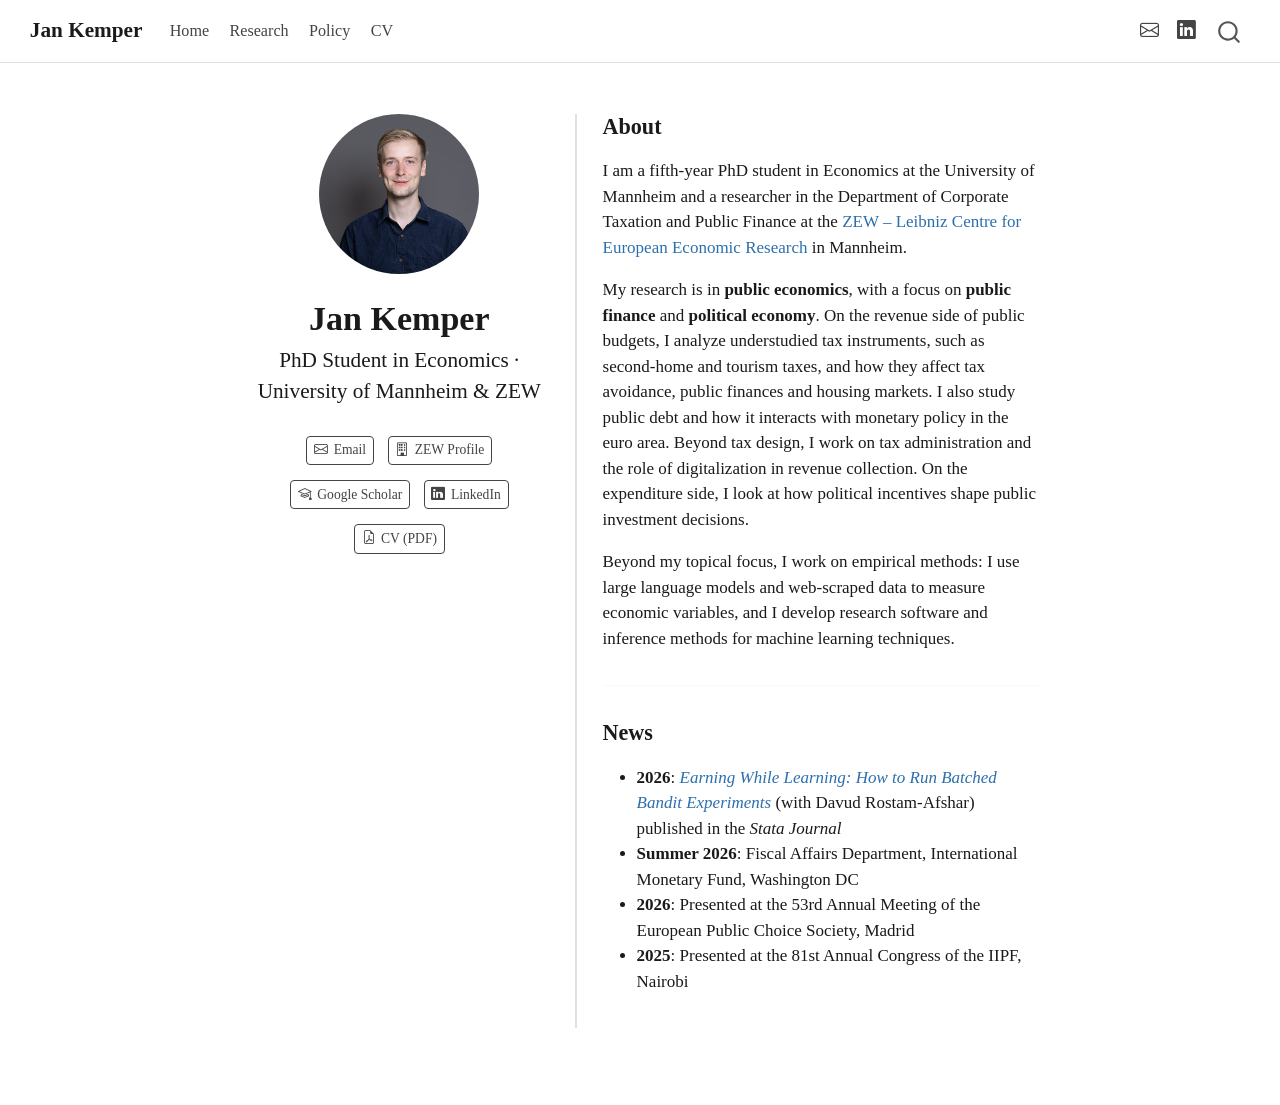
<file: docs/index.html>
<!DOCTYPE html>
<html xmlns="http://www.w3.org/1999/xhtml" lang="en" xml:lang="en"><head>

<meta charset="utf-8">
<meta name="generator" content="quarto-1.10.18">

<meta name="viewport" content="width=device-width, initial-scale=1.0, user-scalable=yes">


<title>Jan Kemper</title>
<style>
/* Default styles provided by pandoc.
** See https://pandoc.org/MANUAL.html#variables-for-html for config info.
*/
span.smallcaps{font-variant: small-caps;}
div.columns{display: flex; gap: 1.5em;}
div.column{flex: auto;}
@media screen {
div.columns{gap: min(4vw, 1.5em);}
div.column{overflow-x: auto;}
}
div.hanging-indent{margin-left: 1.5em; text-indent: -1.5em;}
ul.task-list{list-style: none;}
ul.task-list li input[type="checkbox"] {
  width: 0.8em;
  margin: 0 0.8em 0.2em -1em; /* quarto-specific, see https://github.com/quarto-dev/quarto-cli/issues/4556 */ 
  vertical-align: middle;
}
</style>


<script src="site_libs/quarto-nav/quarto-nav.js"></script>
<script src="site_libs/quarto-nav/headroom.min.js"></script>
<script src="site_libs/clipboard/clipboard.min.js"></script>
<script src="site_libs/quarto-search/autocomplete.umd.js"></script>
<script src="site_libs/quarto-search/fuse.min.js"></script>
<script src="site_libs/quarto-search/quarto-search.js"></script>
<meta name="quarto:offset" content="./">
<script src="site_libs/quarto-html/quarto.js" type="module"></script>
<script src="site_libs/quarto-html/tabsets/tabsets.js" type="module"></script>
<script src="site_libs/quarto-html/popper.min.js"></script>
<script src="site_libs/quarto-html/tippy.umd.min.js"></script>
<link href="site_libs/quarto-html/tippy.css" rel="stylesheet">
<link href="site_libs/quarto-html/quarto-syntax-highlighting-64a204ab8560d761af7679ceaba22944.css" rel="stylesheet" id="quarto-text-highlighting-styles">
<script src="site_libs/bootstrap/bootstrap.min.js"></script>
<link href="site_libs/bootstrap/bootstrap-icons.css" rel="stylesheet">
<link href="site_libs/bootstrap/bootstrap-172ba59bd5e0b52282274ba0c0cc16fc.min.css" rel="stylesheet" append-hash="true" id="quarto-bootstrap" data-mode="light">
<script id="quarto-search-options" type="application/json">{
  "location": "navbar",
  "copy-button": false,
  "collapse-after": 3,
  "panel-placement": "end",
  "type": "overlay",
  "limit": 50,
  "keyboard-shortcut": [
    "f",
    "/",
    "s"
  ],
  "show-item-context": false,
  "language": {
    "search-no-results-text": "No results",
    "search-matching-documents-text": "matching documents",
    "search-copy-link-title": "Copy link to search",
    "search-hide-matches-text": "Hide additional matches",
    "search-more-match-text": "more match in this document",
    "search-more-matches-text": "more matches in this document",
    "search-clear-button-title": "Clear",
    "search-text-placeholder": "",
    "search-detached-cancel-button-title": "Cancel",
    "search-submit-button-title": "Submit",
    "search-label": "Search"
  }
}</script>


<link rel="stylesheet" href="styles.css">
</head>

<body class="nav-fixed fullcontent quarto-light">

<div id="quarto-search-results"></div>
  <header id="quarto-header" class="headroom fixed-top">
    <nav class="navbar navbar-expand-lg " data-bs-theme="dark">
      <div class="navbar-container container-fluid">
      <div class="navbar-brand-container mx-auto">
    <a class="navbar-brand" href="./index.html">
    <span class="navbar-title">Jan Kemper</span>
    </a>
  </div>
            <div id="quarto-search" class="" title="Search"></div>
          <button class="navbar-toggler" type="button" data-bs-toggle="collapse" data-bs-target="#navbarCollapse" aria-controls="navbarCollapse" role="menu" aria-expanded="false" aria-label="Toggle navigation" onclick="if (window.quartoToggleHeadroom) { window.quartoToggleHeadroom(); }">
  <span class="navbar-toggler-icon"></span>
</button>
          <div class="collapse navbar-collapse" id="navbarCollapse">
            <ul class="navbar-nav navbar-nav-scroll me-auto">
  <li class="nav-item">
    <a class="nav-link active" href="./index.html" aria-current="page"> 
<span class="menu-text">Home</span></a>
  </li>  
  <li class="nav-item">
    <a class="nav-link" href="./publications.html"> 
<span class="menu-text">Research</span></a>
  </li>  
  <li class="nav-item">
    <a class="nav-link" href="./policy.html"> 
<span class="menu-text">Policy</span></a>
  </li>  
  <li class="nav-item">
    <a class="nav-link" href="./cv.html"> 
<span class="menu-text">CV</span></a>
  </li>  
</ul>
            <ul class="navbar-nav navbar-nav-scroll ms-auto">
  <li class="nav-item compact">
    <a class="nav-link" href="mailto:jkemper@uni-mannheim.de"> <i class="bi bi-envelope" role="img" aria-label="Email">
</i> 
<span class="menu-text"></span></a>
  </li>  
  <li class="nav-item compact">
    <a class="nav-link" href="https://www.linkedin.com/in/jan-kemper-0b89362aa"> <i class="bi bi-linkedin" role="img" aria-label="LinkedIn">
</i> 
<span class="menu-text"></span></a>
  </li>  
</ul>
          </div> <!-- /navcollapse -->
            <div class="quarto-navbar-tools">
</div>
      </div> <!-- /container-fluid -->
    </nav>
</header>
<!-- content -->
<div id="quarto-content" class="quarto-container page-columns page-rows-contents page-layout-article page-navbar">
<!-- sidebar -->
<!-- margin-sidebar -->
    
<!-- main -->
<div class="quarto-about-trestles">
  <div class="about-entity">
    <img src="assets/profile.jpg" class="about-image
  round " style="height: 160px; width: 160px;">
<header id="title-block-header" class="quarto-title-block default">
<div class="quarto-title">
<h1 class="title">Jan Kemper</h1>
<p class="subtitle lead">PhD Student in Economics · University of Mannheim &amp; ZEW</p>
</div>
<div class="quarto-title-meta">
  </div>
</header>
    <div class="about-links">
  <a href="mailto:jkemper@uni-mannheim.de" class="about-link" rel="" target="">
    <i class="bi bi-envelope"></i>
     <span class="about-link-text">Email</span>
  </a>
  <a href="https://www.zew.de/en/team/jkp" class="about-link" rel="" target="">
    <i class="bi bi-building"></i>
     <span class="about-link-text">ZEW Profile</span>
  </a>
  <a href="https://scholar.google.com/citations?user=DpCtKAIAAAAJ&amp;hl=en" class="about-link" rel="" target="">
    <i class="bi bi-mortarboard"></i>
     <span class="about-link-text">Google Scholar</span>
  </a>
  <a href="https://www.linkedin.com/in/jan-kemper-0b89362aa" class="about-link" rel="" target="">
    <i class="bi bi-linkedin"></i>
     <span class="about-link-text">LinkedIn</span>
  </a>
  <a href="/assets/cv.pdf" class="about-link" rel="" target="">
    <i class="bi bi-file-earmark-pdf"></i>
     <span class="about-link-text">CV (PDF)</span>
  </a>
</div>
  </div>
  <div class="about-contents"><main class="content" id="quarto-document-content">
<section id="about" class="level2">
<h2 data-anchor-id="about">About</h2>
<p>I am a fifth-year PhD student in Economics at the University of Mannheim and a researcher in the Department of Corporate Taxation and Public Finance at the <a href="https://www.zew.de/en">ZEW – Leibniz Centre for European Economic Research</a> in Mannheim.</p>
<p>My research is in <strong>public economics</strong>, with a focus on <strong>public finance</strong> and <strong>political economy</strong>. On the revenue side of public budgets, I analyze understudied tax instruments, such as second-home and tourism taxes, and how they affect tax avoidance, public finances and housing markets. I also study public debt and how it interacts with monetary policy in the euro area. Beyond tax design, I work on tax administration and the role of digitalization in revenue collection. On the expenditure side, I look at how political incentives shape public investment decisions.</p>
<p>Beyond my topical focus, I work on empirical methods: I use large language models and web-scraped data to measure economic variables, and I develop research software and inference methods for machine learning techniques.</p>
<hr>
</section>
<section id="news" class="level2">
<h2 data-anchor-id="news">News</h2>
<ul>
<li><strong>2026</strong>: <a href="https://journals.sagepub.com/doi/10.1177/1536867X261477558"><em>Earning While Learning: How to Run Batched Bandit Experiments</em></a> (with Davud Rostam-Afshar) published in the <em>Stata Journal</em></li>
<li><strong>Summer 2026</strong>: Fiscal Affairs Department, International Monetary Fund, Washington DC</li>
<li><strong>2026</strong>: Presented at the 53rd Annual Meeting of the European Public Choice Society, Madrid</li>
<li><strong>2025</strong>: Presented at the 81st Annual Congress of the IIPF, Nairobi</li>
</ul>


</section>
</main></div>
</div>
 <!-- /main -->
<script id="quarto-html-after-body" type="application/javascript">
  window.document.addEventListener("DOMContentLoaded", function (event) {
    const isCodeAnnotation = (el) => {
      for (const clz of el.classList) {
        if (clz.startsWith('code-annotation-')) {                     
          return true;
        }
      }
      return false;
    }
    const onCopySuccess = function(e) {
      // button target
      const button = e.trigger;
      // don't keep focus
      button.blur();
      // flash "checked"
      button.classList.add('code-copy-button-checked');
      var currentTitle = button.getAttribute("title");
      button.setAttribute("title", "Copied!");
      let tooltip;
      if (window.bootstrap) {
        button.setAttribute("data-bs-toggle", "tooltip");
        button.setAttribute("data-bs-placement", "left");
        button.setAttribute("data-bs-title", "Copied!");
        tooltip = new bootstrap.Tooltip(button, 
          { trigger: "manual", 
            customClass: "code-copy-button-tooltip",
            offset: [0, -8]});
        tooltip.show();    
      }
      setTimeout(function() {
        if (tooltip) {
          tooltip.hide();
          button.removeAttribute("data-bs-title");
          button.removeAttribute("data-bs-toggle");
          button.removeAttribute("data-bs-placement");
        }
        button.setAttribute("title", currentTitle);
        button.classList.remove('code-copy-button-checked');
      }, 1000);
      // clear code selection
      e.clearSelection();
    }
    const getTextToCopy = function(trigger) {
      const outerScaffold = trigger.parentElement.cloneNode(true);
      const codeEl = outerScaffold.querySelector('code');
      for (const childEl of codeEl.children) {
        if (isCodeAnnotation(childEl)) {
          childEl.remove();
        }
      }
      return codeEl.innerText;
    }
    const clipboard = new window.ClipboardJS('.code-copy-button:not([data-in-quarto-modal])', {
      text: getTextToCopy
    });
    clipboard.on('success', onCopySuccess);
    if (window.document.getElementById('quarto-embedded-source-code-modal')) {
      const clipboardModal = new window.ClipboardJS('.code-copy-button[data-in-quarto-modal]', {
        text: getTextToCopy,
        container: window.document.getElementById('quarto-embedded-source-code-modal')
      });
      clipboardModal.on('success', onCopySuccess);
    }
      var localhostRegex = new RegExp(/^(?:http|https):\/\/localhost\:?[0-9]*\//);
      var mailtoRegex = new RegExp(/^mailto:/);
        var filterRegex = new RegExp("https:\/\/kemper-jan\.github\.io");
      var isInternal = (href) => {
          return filterRegex.test(href) || localhostRegex.test(href) || mailtoRegex.test(href);
      }
      // Inspect non-navigation links and adorn them if external
     var links = window.document.querySelectorAll('a[href]:not(.nav-link):not(.navbar-brand):not(.toc-action):not(.sidebar-link):not(.sidebar-item-toggle):not(.pagination-link):not(.no-external):not([aria-hidden]):not(.dropdown-item):not(.quarto-navigation-tool):not(.about-link)');
      for (var i=0; i<links.length; i++) {
        const link = links[i];
        if (!isInternal(link.href)) {
          // undo the damage that might have been done by quarto-nav.js in the case of
          // links that we want to consider external
          if (link.dataset.originalHref !== undefined) {
            link.href = link.dataset.originalHref;
          }
            // target, if specified
            link.setAttribute("target", "_blank");
            if (link.getAttribute("rel") === null) {
              link.setAttribute("rel", "noopener");
            }
        }
      }
    function tippyHover(el, contentFn, onTriggerFn, onUntriggerFn) {
      const config = {
        allowHTML: true,
        maxWidth: 500,
        delay: 100,
        arrow: false,
        appendTo: function(el) {
            return el.parentElement;
        },
        interactive: true,
        interactiveBorder: 10,
        theme: 'quarto',
        placement: 'bottom-start',
      };
      if (contentFn) {
        config.content = contentFn;
      }
      if (onTriggerFn) {
        config.onTrigger = onTriggerFn;
      }
      if (onUntriggerFn) {
        config.onUntrigger = onUntriggerFn;
      }
      window.tippy(el, config); 
    }
    const noterefs = window.document.querySelectorAll('a[role="doc-noteref"]');
    for (var i=0; i<noterefs.length; i++) {
      const ref = noterefs[i];
      tippyHover(ref, function() {
        // use id or data attribute instead here
        let href = ref.getAttribute('data-footnote-href') || ref.getAttribute('href');
        try { href = new URL(href).hash; } catch {}
        const id = href.replace(/^#\/?/, "");
        const note = window.document.getElementById(id);
        if (note) {
          return note.innerHTML;
        } else {
          return "";
        }
      });
    }
    const xrefs = window.document.querySelectorAll('a.quarto-xref');
    const processXRef = (id, note) => {
      // Strip column container classes
      const stripColumnClz = (el) => {
        el.classList.remove("page-full", "page-columns");
        if (el.children) {
          for (const child of el.children) {
            stripColumnClz(child);
          }
        }
      }
      stripColumnClz(note)
      if (id === null || id.startsWith('sec-')) {
        // Special case sections, only their first couple elements
        const container = document.createElement("div");
        if (note.children && note.children.length > 2) {
          container.appendChild(note.children[0].cloneNode(true));
          for (let i = 1; i < note.children.length; i++) {
            const child = note.children[i];
            if (child.tagName === "P" && child.innerText === "") {
              continue;
            } else {
              container.appendChild(child.cloneNode(true));
              break;
            }
          }
          if (window.Quarto?.typesetMath) {
            window.Quarto.typesetMath(container);
          }
          return container.innerHTML
        } else {
          if (window.Quarto?.typesetMath) {
            window.Quarto.typesetMath(note);
          }
          return note.innerHTML;
        }
      } else {
        // Remove any anchor links if they are present
        const anchorLink = note.querySelector('a.anchorjs-link');
        if (anchorLink) {
          anchorLink.remove();
        }
        if (window.Quarto?.typesetMath) {
          window.Quarto.typesetMath(note);
        }
        if (note.classList.contains("callout")) {
          return note.outerHTML;
        } else {
          return note.innerHTML;
        }
      }
    }
    for (var i=0; i<xrefs.length; i++) {
      const xref = xrefs[i];
      tippyHover(xref, undefined, function(instance) {
        instance.disable();
        let url = xref.getAttribute('href');
        let hash = undefined; 
        if (url.startsWith('#')) {
          hash = url;
        } else {
          try { hash = new URL(url).hash; } catch {}
        }
        if (hash) {
          const id = hash.replace(/^#\/?/, "");
          const note = window.document.getElementById(id);
          if (note !== null) {
            try {
              const html = processXRef(id, note.cloneNode(true));
              instance.setContent(html);
            } finally {
              instance.enable();
              instance.show();
            }
          } else {
            // See if we can fetch this
            fetch(url.split('#')[0])
            .then(res => res.text())
            .then(html => {
              const parser = new DOMParser();
              const htmlDoc = parser.parseFromString(html, "text/html");
              const note = htmlDoc.getElementById(id);
              if (note !== null) {
                const html = processXRef(id, note);
                instance.setContent(html);
              } 
            }).finally(() => {
              instance.enable();
              instance.show();
            });
          }
        } else {
          // See if we can fetch a full url (with no hash to target)
          // This is a special case and we should probably do some content thinning / targeting
          fetch(url)
          .then(res => res.text())
          .then(html => {
            const parser = new DOMParser();
            const htmlDoc = parser.parseFromString(html, "text/html");
            const note = htmlDoc.querySelector('main.content');
            if (note !== null) {
              // This should only happen for chapter cross references
              // (since there is no id in the URL)
              // remove the first header
              if (note.children.length > 0 && note.children[0].tagName === "HEADER") {
                note.children[0].remove();
              }
              const html = processXRef(null, note);
              instance.setContent(html);
            } 
          }).finally(() => {
            instance.enable();
            instance.show();
          });
        }
      }, function(instance) {
      });
    }
        let selectedAnnoteEl;
        const selectorForAnnotation = ( cell, annotation) => {
          let cellAttr = 'data-code-cell="' + cell + '"';
          let lineAttr = 'data-code-annotation="' +  annotation + '"';
          const selector = 'span[' + cellAttr + '][' + lineAttr + ']';
          return selector;
        }
        const selectCodeLines = (annoteEl) => {
          const doc = window.document;
          const targetCell = annoteEl.getAttribute("data-target-cell");
          const targetAnnotation = annoteEl.getAttribute("data-target-annotation");
          const annoteSpan = window.document.querySelector(selectorForAnnotation(targetCell, targetAnnotation));
          const lines = annoteSpan.getAttribute("data-code-lines").split(",");
          const lineIds = lines.map((line) => {
            return targetCell + "-" + line;
          })
          let top = null;
          let height = null;
          let parent = null;
          if (lineIds.length > 0) {
              //compute the position of the single el (top and bottom and make a div)
              const el = window.document.getElementById(lineIds[0]);
              top = el.offsetTop;
              height = el.offsetHeight;
              parent = el.parentElement.parentElement;
            if (lineIds.length > 1) {
              const lastEl = window.document.getElementById(lineIds[lineIds.length - 1]);
              const bottom = lastEl.offsetTop + lastEl.offsetHeight;
              height = bottom - top;
            }
            if (top !== null && height !== null && parent !== null) {
              // cook up a div (if necessary) and position it 
              let div = window.document.getElementById("code-annotation-line-highlight");
              if (div === null) {
                div = window.document.createElement("div");
                div.setAttribute("id", "code-annotation-line-highlight");
                div.style.position = 'absolute';
                parent.appendChild(div);
              }
              div.style.top = top - 2 + "px";
              div.style.height = height + 4 + "px";
              div.style.left = 0;
              let gutterDiv = window.document.getElementById("code-annotation-line-highlight-gutter");
              if (gutterDiv === null) {
                gutterDiv = window.document.createElement("div");
                gutterDiv.setAttribute("id", "code-annotation-line-highlight-gutter");
                gutterDiv.style.position = 'absolute';
                const codeCell = window.document.getElementById(targetCell);
                const gutter = codeCell.querySelector('.code-annotation-gutter');
                gutter.appendChild(gutterDiv);
              }
              gutterDiv.style.top = top - 2 + "px";
              gutterDiv.style.height = height + 4 + "px";
            }
            selectedAnnoteEl = annoteEl;
          }
        };
        const unselectCodeLines = () => {
          const elementsIds = ["code-annotation-line-highlight", "code-annotation-line-highlight-gutter"];
          elementsIds.forEach((elId) => {
            const div = window.document.getElementById(elId);
            if (div) {
              div.remove();
            }
          });
          selectedAnnoteEl = undefined;
        };
          // Handle positioning of the toggle
      window.addEventListener(
        "resize",
        throttle(() => {
          elRect = undefined;
          if (selectedAnnoteEl) {
            selectCodeLines(selectedAnnoteEl);
          }
        }, 10)
      );
      function throttle(fn, ms) {
      let throttle = false;
      let timer;
        return (...args) => {
          if(!throttle) { // first call gets through
              fn.apply(this, args);
              throttle = true;
          } else { // all the others get throttled
              if(timer) clearTimeout(timer); // cancel #2
              timer = setTimeout(() => {
                fn.apply(this, args);
                timer = throttle = false;
              }, ms);
          }
        };
      }
        // Attach click handler to the DT
        const annoteDls = window.document.querySelectorAll('dt[data-target-cell]');
        for (const annoteDlNode of annoteDls) {
          annoteDlNode.addEventListener('click', (event) => {
            const clickedEl = event.target;
            if (clickedEl !== selectedAnnoteEl) {
              unselectCodeLines();
              const activeEl = window.document.querySelector('dt[data-target-cell].code-annotation-active');
              if (activeEl) {
                activeEl.classList.remove('code-annotation-active');
              }
              selectCodeLines(clickedEl);
              clickedEl.classList.add('code-annotation-active');
            } else {
              // Unselect the line
              unselectCodeLines();
              clickedEl.classList.remove('code-annotation-active');
            }
          });
        }
    const findCites = (el) => {
      const parentEl = el.parentElement;
      if (parentEl) {
        const cites = parentEl.dataset.cites;
        if (cites) {
          return {
            el,
            cites: cites.split(' ')
          };
        } else {
          return findCites(el.parentElement)
        }
      } else {
        return undefined;
      }
    };
    var bibliorefs = window.document.querySelectorAll('a[role="doc-biblioref"]');
    for (var i=0; i<bibliorefs.length; i++) {
      const ref = bibliorefs[i];
      const citeInfo = findCites(ref);
      if (citeInfo) {
        tippyHover(citeInfo.el, function() {
          var popup = window.document.createElement('div');
          citeInfo.cites.forEach(function(cite) {
            var citeDiv = window.document.createElement('div');
            citeDiv.classList.add('hanging-indent');
            citeDiv.classList.add('csl-entry');
            var biblioDiv = window.document.getElementById('ref-' + cite);
            if (biblioDiv) {
              citeDiv.innerHTML = biblioDiv.innerHTML;
            }
            popup.appendChild(citeDiv);
          });
          return popup.innerHTML;
        });
      }
    }
  });
  </script>
</div> <!-- /content -->




</body></html>
</file>
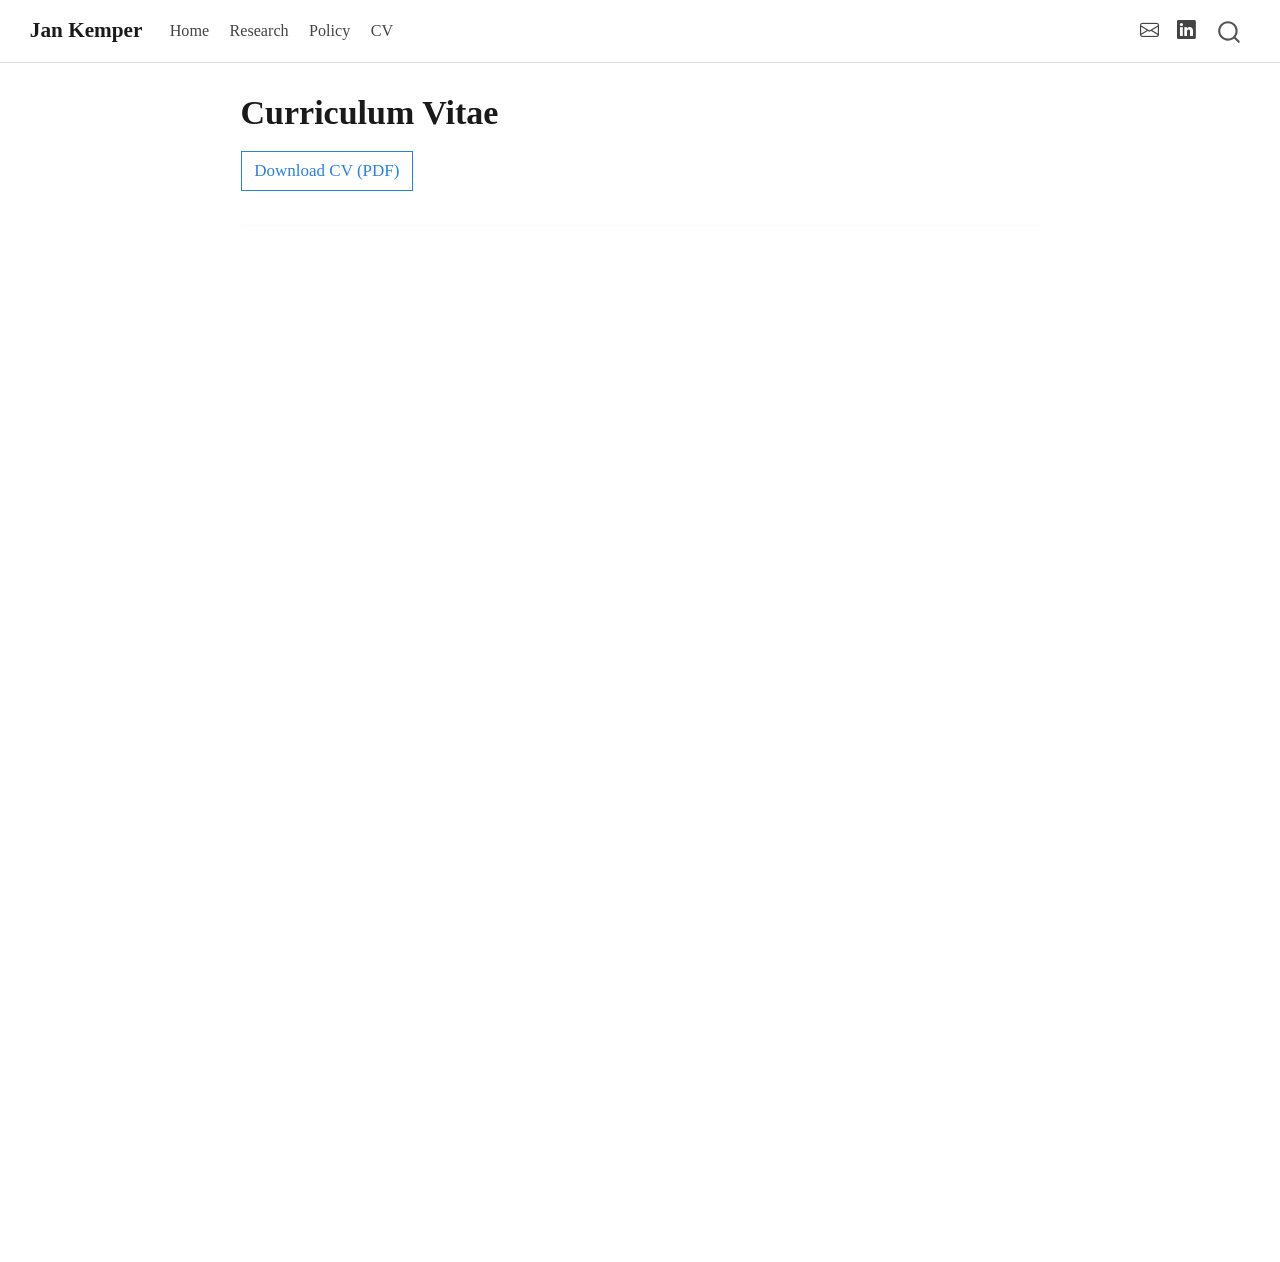
<file: docs/cv.html>
<!DOCTYPE html>
<html xmlns="http://www.w3.org/1999/xhtml" lang="en" xml:lang="en"><head>

<meta charset="utf-8">
<meta name="generator" content="quarto-1.10.18">

<meta name="viewport" content="width=device-width, initial-scale=1.0, user-scalable=yes">


<title>Curriculum Vitae – Jan Kemper</title>
<style>
/* Default styles provided by pandoc.
** See https://pandoc.org/MANUAL.html#variables-for-html for config info.
*/
span.smallcaps{font-variant: small-caps;}
div.columns{display: flex; gap: 1.5em;}
div.column{flex: auto;}
@media screen {
div.columns{gap: min(4vw, 1.5em);}
div.column{overflow-x: auto;}
}
div.hanging-indent{margin-left: 1.5em; text-indent: -1.5em;}
ul.task-list{list-style: none;}
ul.task-list li input[type="checkbox"] {
  width: 0.8em;
  margin: 0 0.8em 0.2em -1em; /* quarto-specific, see https://github.com/quarto-dev/quarto-cli/issues/4556 */ 
  vertical-align: middle;
}
</style>


<script src="site_libs/quarto-nav/quarto-nav.js"></script>
<script src="site_libs/quarto-nav/headroom.min.js"></script>
<script src="site_libs/clipboard/clipboard.min.js"></script>
<script src="site_libs/quarto-search/autocomplete.umd.js"></script>
<script src="site_libs/quarto-search/fuse.min.js"></script>
<script src="site_libs/quarto-search/quarto-search.js"></script>
<meta name="quarto:offset" content="./">
<script src="site_libs/quarto-html/quarto.js" type="module"></script>
<script src="site_libs/quarto-html/tabsets/tabsets.js" type="module"></script>
<script src="site_libs/quarto-html/popper.min.js"></script>
<script src="site_libs/quarto-html/tippy.umd.min.js"></script>
<script src="site_libs/quarto-html/anchor.min.js"></script>
<link href="site_libs/quarto-html/tippy.css" rel="stylesheet">
<link href="site_libs/quarto-html/quarto-syntax-highlighting-64a204ab8560d761af7679ceaba22944.css" rel="stylesheet" id="quarto-text-highlighting-styles">
<script src="site_libs/bootstrap/bootstrap.min.js"></script>
<link href="site_libs/bootstrap/bootstrap-icons.css" rel="stylesheet">
<link href="site_libs/bootstrap/bootstrap-172ba59bd5e0b52282274ba0c0cc16fc.min.css" rel="stylesheet" append-hash="true" id="quarto-bootstrap" data-mode="light">
<script id="quarto-search-options" type="application/json">{
  "location": "navbar",
  "copy-button": false,
  "collapse-after": 3,
  "panel-placement": "end",
  "type": "overlay",
  "limit": 50,
  "keyboard-shortcut": [
    "f",
    "/",
    "s"
  ],
  "show-item-context": false,
  "language": {
    "search-no-results-text": "No results",
    "search-matching-documents-text": "matching documents",
    "search-copy-link-title": "Copy link to search",
    "search-hide-matches-text": "Hide additional matches",
    "search-more-match-text": "more match in this document",
    "search-more-matches-text": "more matches in this document",
    "search-clear-button-title": "Clear",
    "search-text-placeholder": "",
    "search-detached-cancel-button-title": "Cancel",
    "search-submit-button-title": "Submit",
    "search-label": "Search"
  }
}</script>


<link rel="stylesheet" href="styles.css">
</head>

<body class="nav-fixed fullcontent quarto-light">

<div id="quarto-search-results"></div>
  <header id="quarto-header" class="headroom fixed-top">
    <nav class="navbar navbar-expand-lg " data-bs-theme="dark">
      <div class="navbar-container container-fluid">
      <div class="navbar-brand-container mx-auto">
    <a class="navbar-brand" href="./index.html">
    <span class="navbar-title">Jan Kemper</span>
    </a>
  </div>
            <div id="quarto-search" class="" title="Search"></div>
          <button class="navbar-toggler" type="button" data-bs-toggle="collapse" data-bs-target="#navbarCollapse" aria-controls="navbarCollapse" role="menu" aria-expanded="false" aria-label="Toggle navigation" onclick="if (window.quartoToggleHeadroom) { window.quartoToggleHeadroom(); }">
  <span class="navbar-toggler-icon"></span>
</button>
          <div class="collapse navbar-collapse" id="navbarCollapse">
            <ul class="navbar-nav navbar-nav-scroll me-auto">
  <li class="nav-item">
    <a class="nav-link" href="./index.html"> 
<span class="menu-text">Home</span></a>
  </li>  
  <li class="nav-item">
    <a class="nav-link" href="./publications.html"> 
<span class="menu-text">Research</span></a>
  </li>  
  <li class="nav-item">
    <a class="nav-link" href="./policy.html"> 
<span class="menu-text">Policy</span></a>
  </li>  
  <li class="nav-item">
    <a class="nav-link active" href="./cv.html" aria-current="page"> 
<span class="menu-text">CV</span></a>
  </li>  
</ul>
            <ul class="navbar-nav navbar-nav-scroll ms-auto">
  <li class="nav-item compact">
    <a class="nav-link" href="mailto:jkemper@uni-mannheim.de"> <i class="bi bi-envelope" role="img" aria-label="Email">
</i> 
<span class="menu-text"></span></a>
  </li>  
  <li class="nav-item compact">
    <a class="nav-link" href="https://www.linkedin.com/in/jan-kemper-0b89362aa"> <i class="bi bi-linkedin" role="img" aria-label="LinkedIn">
</i> 
<span class="menu-text"></span></a>
  </li>  
</ul>
          </div> <!-- /navcollapse -->
            <div class="quarto-navbar-tools">
</div>
      </div> <!-- /container-fluid -->
    </nav>
</header>
<!-- content -->
<div id="quarto-content" class="quarto-container page-columns page-rows-contents page-layout-article page-navbar">
<!-- sidebar -->
<!-- margin-sidebar -->
    
<!-- main -->
<main class="content" id="quarto-document-content">

<header id="title-block-header" class="quarto-title-block default">
<div class="quarto-title">
<h1 class="title">Curriculum Vitae</h1>
</div>



<div class="quarto-title-meta">

    
  
    
  </div>
  


</header>


<p><a href="assets/cv.pdf" class="btn btn-outline-primary">Download CV (PDF)</a></p>
<hr>
<iframe src="assets/cv.pdf" width="100%" height="900px" style="border: none;">
Your browser does not support embedded PDFs. <a href="assets/cv.pdf">Download the CV here.</a>
</iframe>



</main> <!-- /main -->
<script id="quarto-html-after-body" type="application/javascript">
  window.document.addEventListener("DOMContentLoaded", function (event) {
    const icon = "";
    const anchorJS = new window.AnchorJS();
    anchorJS.options = {
      placement: 'right',
      icon: icon
    };
    anchorJS.add('.anchored');
    const isCodeAnnotation = (el) => {
      for (const clz of el.classList) {
        if (clz.startsWith('code-annotation-')) {                     
          return true;
        }
      }
      return false;
    }
    const onCopySuccess = function(e) {
      // button target
      const button = e.trigger;
      // don't keep focus
      button.blur();
      // flash "checked"
      button.classList.add('code-copy-button-checked');
      var currentTitle = button.getAttribute("title");
      button.setAttribute("title", "Copied!");
      let tooltip;
      if (window.bootstrap) {
        button.setAttribute("data-bs-toggle", "tooltip");
        button.setAttribute("data-bs-placement", "left");
        button.setAttribute("data-bs-title", "Copied!");
        tooltip = new bootstrap.Tooltip(button, 
          { trigger: "manual", 
            customClass: "code-copy-button-tooltip",
            offset: [0, -8]});
        tooltip.show();    
      }
      setTimeout(function() {
        if (tooltip) {
          tooltip.hide();
          button.removeAttribute("data-bs-title");
          button.removeAttribute("data-bs-toggle");
          button.removeAttribute("data-bs-placement");
        }
        button.setAttribute("title", currentTitle);
        button.classList.remove('code-copy-button-checked');
      }, 1000);
      // clear code selection
      e.clearSelection();
    }
    const getTextToCopy = function(trigger) {
      const outerScaffold = trigger.parentElement.cloneNode(true);
      const codeEl = outerScaffold.querySelector('code');
      for (const childEl of codeEl.children) {
        if (isCodeAnnotation(childEl)) {
          childEl.remove();
        }
      }
      return codeEl.innerText;
    }
    const clipboard = new window.ClipboardJS('.code-copy-button:not([data-in-quarto-modal])', {
      text: getTextToCopy
    });
    clipboard.on('success', onCopySuccess);
    if (window.document.getElementById('quarto-embedded-source-code-modal')) {
      const clipboardModal = new window.ClipboardJS('.code-copy-button[data-in-quarto-modal]', {
        text: getTextToCopy,
        container: window.document.getElementById('quarto-embedded-source-code-modal')
      });
      clipboardModal.on('success', onCopySuccess);
    }
      var localhostRegex = new RegExp(/^(?:http|https):\/\/localhost\:?[0-9]*\//);
      var mailtoRegex = new RegExp(/^mailto:/);
        var filterRegex = new RegExp("https:\/\/kemper-jan\.github\.io");
      var isInternal = (href) => {
          return filterRegex.test(href) || localhostRegex.test(href) || mailtoRegex.test(href);
      }
      // Inspect non-navigation links and adorn them if external
     var links = window.document.querySelectorAll('a[href]:not(.nav-link):not(.navbar-brand):not(.toc-action):not(.sidebar-link):not(.sidebar-item-toggle):not(.pagination-link):not(.no-external):not([aria-hidden]):not(.dropdown-item):not(.quarto-navigation-tool):not(.about-link)');
      for (var i=0; i<links.length; i++) {
        const link = links[i];
        if (!isInternal(link.href)) {
          // undo the damage that might have been done by quarto-nav.js in the case of
          // links that we want to consider external
          if (link.dataset.originalHref !== undefined) {
            link.href = link.dataset.originalHref;
          }
            // target, if specified
            link.setAttribute("target", "_blank");
            if (link.getAttribute("rel") === null) {
              link.setAttribute("rel", "noopener");
            }
        }
      }
    function tippyHover(el, contentFn, onTriggerFn, onUntriggerFn) {
      const config = {
        allowHTML: true,
        maxWidth: 500,
        delay: 100,
        arrow: false,
        appendTo: function(el) {
            return el.parentElement;
        },
        interactive: true,
        interactiveBorder: 10,
        theme: 'quarto',
        placement: 'bottom-start',
      };
      if (contentFn) {
        config.content = contentFn;
      }
      if (onTriggerFn) {
        config.onTrigger = onTriggerFn;
      }
      if (onUntriggerFn) {
        config.onUntrigger = onUntriggerFn;
      }
      window.tippy(el, config); 
    }
    const noterefs = window.document.querySelectorAll('a[role="doc-noteref"]');
    for (var i=0; i<noterefs.length; i++) {
      const ref = noterefs[i];
      tippyHover(ref, function() {
        // use id or data attribute instead here
        let href = ref.getAttribute('data-footnote-href') || ref.getAttribute('href');
        try { href = new URL(href).hash; } catch {}
        const id = href.replace(/^#\/?/, "");
        const note = window.document.getElementById(id);
        if (note) {
          return note.innerHTML;
        } else {
          return "";
        }
      });
    }
    const xrefs = window.document.querySelectorAll('a.quarto-xref');
    const processXRef = (id, note) => {
      // Strip column container classes
      const stripColumnClz = (el) => {
        el.classList.remove("page-full", "page-columns");
        if (el.children) {
          for (const child of el.children) {
            stripColumnClz(child);
          }
        }
      }
      stripColumnClz(note)
      if (id === null || id.startsWith('sec-')) {
        // Special case sections, only their first couple elements
        const container = document.createElement("div");
        if (note.children && note.children.length > 2) {
          container.appendChild(note.children[0].cloneNode(true));
          for (let i = 1; i < note.children.length; i++) {
            const child = note.children[i];
            if (child.tagName === "P" && child.innerText === "") {
              continue;
            } else {
              container.appendChild(child.cloneNode(true));
              break;
            }
          }
          if (window.Quarto?.typesetMath) {
            window.Quarto.typesetMath(container);
          }
          return container.innerHTML
        } else {
          if (window.Quarto?.typesetMath) {
            window.Quarto.typesetMath(note);
          }
          return note.innerHTML;
        }
      } else {
        // Remove any anchor links if they are present
        const anchorLink = note.querySelector('a.anchorjs-link');
        if (anchorLink) {
          anchorLink.remove();
        }
        if (window.Quarto?.typesetMath) {
          window.Quarto.typesetMath(note);
        }
        if (note.classList.contains("callout")) {
          return note.outerHTML;
        } else {
          return note.innerHTML;
        }
      }
    }
    for (var i=0; i<xrefs.length; i++) {
      const xref = xrefs[i];
      tippyHover(xref, undefined, function(instance) {
        instance.disable();
        let url = xref.getAttribute('href');
        let hash = undefined; 
        if (url.startsWith('#')) {
          hash = url;
        } else {
          try { hash = new URL(url).hash; } catch {}
        }
        if (hash) {
          const id = hash.replace(/^#\/?/, "");
          const note = window.document.getElementById(id);
          if (note !== null) {
            try {
              const html = processXRef(id, note.cloneNode(true));
              instance.setContent(html);
            } finally {
              instance.enable();
              instance.show();
            }
          } else {
            // See if we can fetch this
            fetch(url.split('#')[0])
            .then(res => res.text())
            .then(html => {
              const parser = new DOMParser();
              const htmlDoc = parser.parseFromString(html, "text/html");
              const note = htmlDoc.getElementById(id);
              if (note !== null) {
                const html = processXRef(id, note);
                instance.setContent(html);
              } 
            }).finally(() => {
              instance.enable();
              instance.show();
            });
          }
        } else {
          // See if we can fetch a full url (with no hash to target)
          // This is a special case and we should probably do some content thinning / targeting
          fetch(url)
          .then(res => res.text())
          .then(html => {
            const parser = new DOMParser();
            const htmlDoc = parser.parseFromString(html, "text/html");
            const note = htmlDoc.querySelector('main.content');
            if (note !== null) {
              // This should only happen for chapter cross references
              // (since there is no id in the URL)
              // remove the first header
              if (note.children.length > 0 && note.children[0].tagName === "HEADER") {
                note.children[0].remove();
              }
              const html = processXRef(null, note);
              instance.setContent(html);
            } 
          }).finally(() => {
            instance.enable();
            instance.show();
          });
        }
      }, function(instance) {
      });
    }
        let selectedAnnoteEl;
        const selectorForAnnotation = ( cell, annotation) => {
          let cellAttr = 'data-code-cell="' + cell + '"';
          let lineAttr = 'data-code-annotation="' +  annotation + '"';
          const selector = 'span[' + cellAttr + '][' + lineAttr + ']';
          return selector;
        }
        const selectCodeLines = (annoteEl) => {
          const doc = window.document;
          const targetCell = annoteEl.getAttribute("data-target-cell");
          const targetAnnotation = annoteEl.getAttribute("data-target-annotation");
          const annoteSpan = window.document.querySelector(selectorForAnnotation(targetCell, targetAnnotation));
          const lines = annoteSpan.getAttribute("data-code-lines").split(",");
          const lineIds = lines.map((line) => {
            return targetCell + "-" + line;
          })
          let top = null;
          let height = null;
          let parent = null;
          if (lineIds.length > 0) {
              //compute the position of the single el (top and bottom and make a div)
              const el = window.document.getElementById(lineIds[0]);
              top = el.offsetTop;
              height = el.offsetHeight;
              parent = el.parentElement.parentElement;
            if (lineIds.length > 1) {
              const lastEl = window.document.getElementById(lineIds[lineIds.length - 1]);
              const bottom = lastEl.offsetTop + lastEl.offsetHeight;
              height = bottom - top;
            }
            if (top !== null && height !== null && parent !== null) {
              // cook up a div (if necessary) and position it 
              let div = window.document.getElementById("code-annotation-line-highlight");
              if (div === null) {
                div = window.document.createElement("div");
                div.setAttribute("id", "code-annotation-line-highlight");
                div.style.position = 'absolute';
                parent.appendChild(div);
              }
              div.style.top = top - 2 + "px";
              div.style.height = height + 4 + "px";
              div.style.left = 0;
              let gutterDiv = window.document.getElementById("code-annotation-line-highlight-gutter");
              if (gutterDiv === null) {
                gutterDiv = window.document.createElement("div");
                gutterDiv.setAttribute("id", "code-annotation-line-highlight-gutter");
                gutterDiv.style.position = 'absolute';
                const codeCell = window.document.getElementById(targetCell);
                const gutter = codeCell.querySelector('.code-annotation-gutter');
                gutter.appendChild(gutterDiv);
              }
              gutterDiv.style.top = top - 2 + "px";
              gutterDiv.style.height = height + 4 + "px";
            }
            selectedAnnoteEl = annoteEl;
          }
        };
        const unselectCodeLines = () => {
          const elementsIds = ["code-annotation-line-highlight", "code-annotation-line-highlight-gutter"];
          elementsIds.forEach((elId) => {
            const div = window.document.getElementById(elId);
            if (div) {
              div.remove();
            }
          });
          selectedAnnoteEl = undefined;
        };
          // Handle positioning of the toggle
      window.addEventListener(
        "resize",
        throttle(() => {
          elRect = undefined;
          if (selectedAnnoteEl) {
            selectCodeLines(selectedAnnoteEl);
          }
        }, 10)
      );
      function throttle(fn, ms) {
      let throttle = false;
      let timer;
        return (...args) => {
          if(!throttle) { // first call gets through
              fn.apply(this, args);
              throttle = true;
          } else { // all the others get throttled
              if(timer) clearTimeout(timer); // cancel #2
              timer = setTimeout(() => {
                fn.apply(this, args);
                timer = throttle = false;
              }, ms);
          }
        };
      }
        // Attach click handler to the DT
        const annoteDls = window.document.querySelectorAll('dt[data-target-cell]');
        for (const annoteDlNode of annoteDls) {
          annoteDlNode.addEventListener('click', (event) => {
            const clickedEl = event.target;
            if (clickedEl !== selectedAnnoteEl) {
              unselectCodeLines();
              const activeEl = window.document.querySelector('dt[data-target-cell].code-annotation-active');
              if (activeEl) {
                activeEl.classList.remove('code-annotation-active');
              }
              selectCodeLines(clickedEl);
              clickedEl.classList.add('code-annotation-active');
            } else {
              // Unselect the line
              unselectCodeLines();
              clickedEl.classList.remove('code-annotation-active');
            }
          });
        }
    const findCites = (el) => {
      const parentEl = el.parentElement;
      if (parentEl) {
        const cites = parentEl.dataset.cites;
        if (cites) {
          return {
            el,
            cites: cites.split(' ')
          };
        } else {
          return findCites(el.parentElement)
        }
      } else {
        return undefined;
      }
    };
    var bibliorefs = window.document.querySelectorAll('a[role="doc-biblioref"]');
    for (var i=0; i<bibliorefs.length; i++) {
      const ref = bibliorefs[i];
      const citeInfo = findCites(ref);
      if (citeInfo) {
        tippyHover(citeInfo.el, function() {
          var popup = window.document.createElement('div');
          citeInfo.cites.forEach(function(cite) {
            var citeDiv = window.document.createElement('div');
            citeDiv.classList.add('hanging-indent');
            citeDiv.classList.add('csl-entry');
            var biblioDiv = window.document.getElementById('ref-' + cite);
            if (biblioDiv) {
              citeDiv.innerHTML = biblioDiv.innerHTML;
            }
            popup.appendChild(citeDiv);
          });
          return popup.innerHTML;
        });
      }
    }
  });
  </script>
</div> <!-- /content -->




</body></html>
</file>
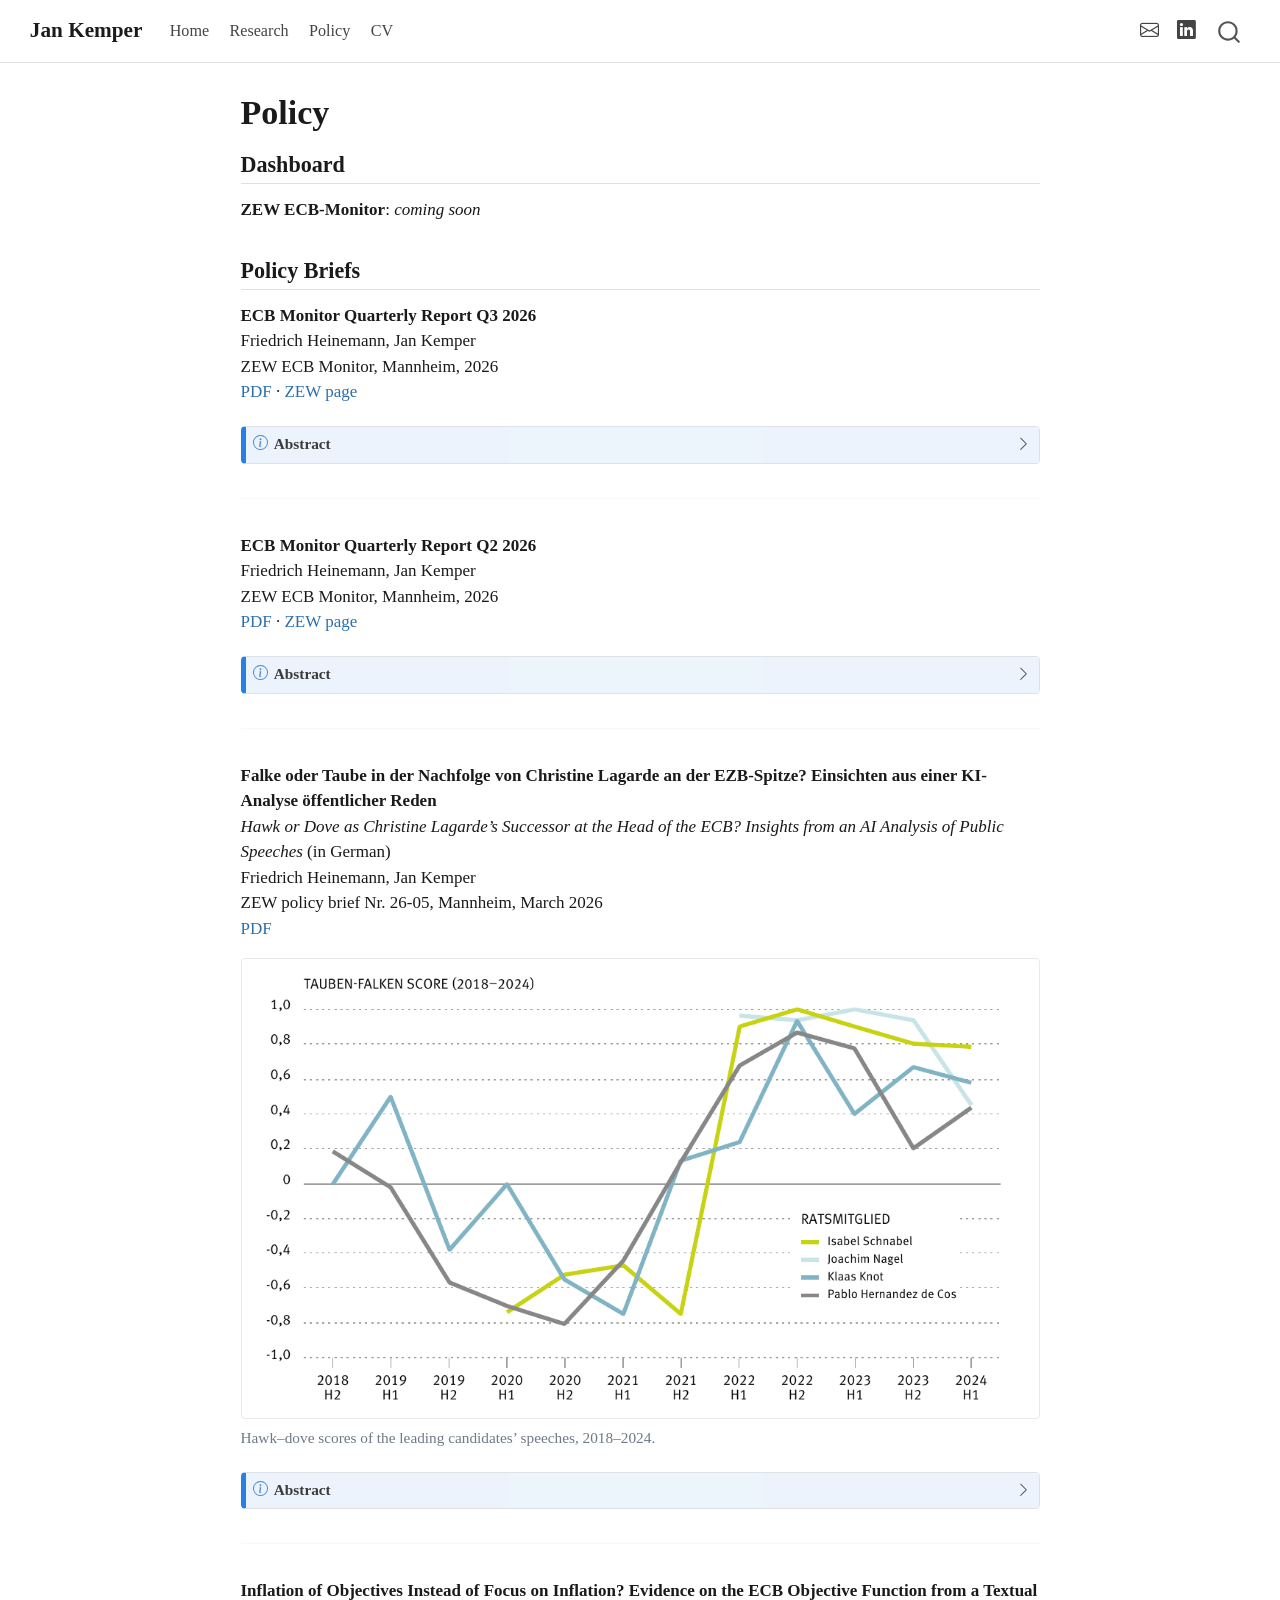
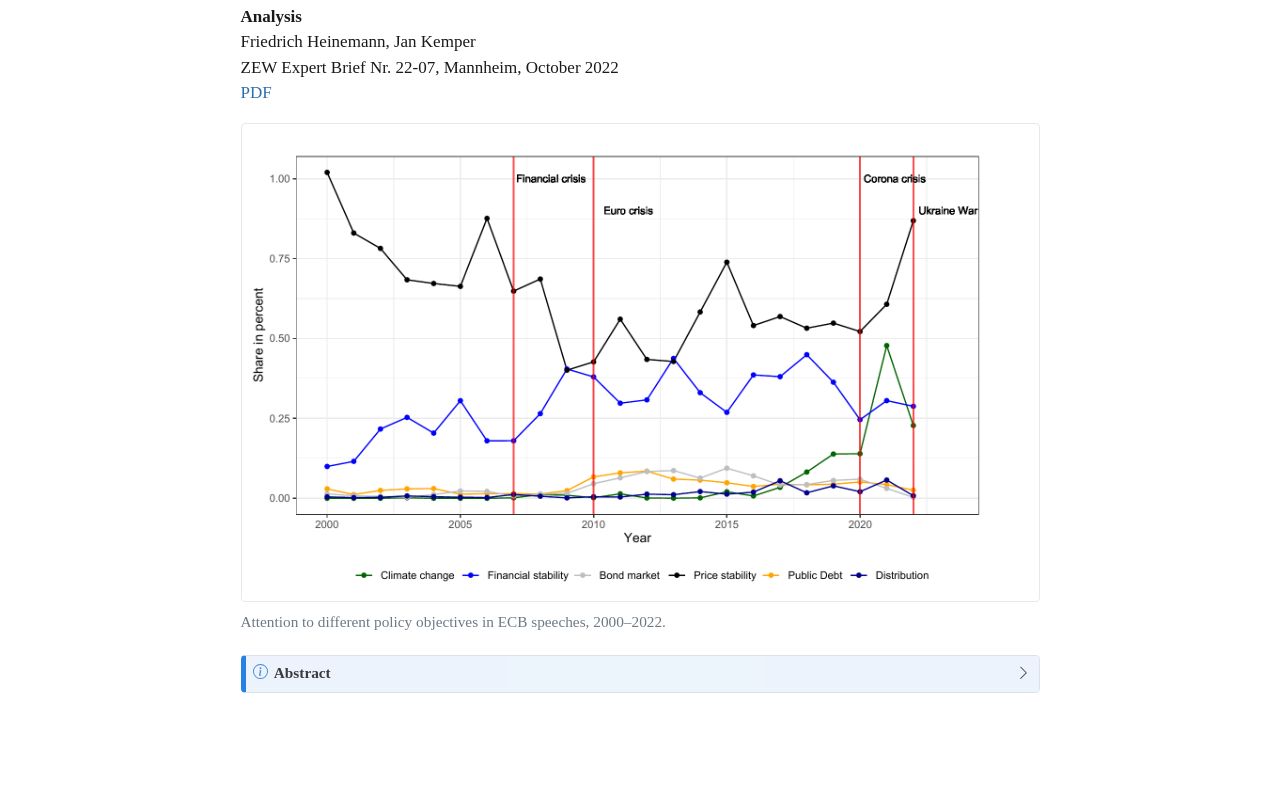
<file: docs/policy.html>
<!DOCTYPE html>
<html xmlns="http://www.w3.org/1999/xhtml" lang="en" xml:lang="en"><head>

<meta charset="utf-8">
<meta name="generator" content="quarto-1.10.18">

<meta name="viewport" content="width=device-width, initial-scale=1.0, user-scalable=yes">


<title>Policy – Jan Kemper</title>
<style>
/* Default styles provided by pandoc.
** See https://pandoc.org/MANUAL.html#variables-for-html for config info.
*/
span.smallcaps{font-variant: small-caps;}
div.columns{display: flex; gap: 1.5em;}
div.column{flex: auto;}
@media screen {
div.columns{gap: min(4vw, 1.5em);}
div.column{overflow-x: auto;}
}
div.hanging-indent{margin-left: 1.5em; text-indent: -1.5em;}
ul.task-list{list-style: none;}
ul.task-list li input[type="checkbox"] {
  width: 0.8em;
  margin: 0 0.8em 0.2em -1em; /* quarto-specific, see https://github.com/quarto-dev/quarto-cli/issues/4556 */ 
  vertical-align: middle;
}
</style>


<script src="site_libs/quarto-nav/quarto-nav.js"></script>
<script src="site_libs/quarto-nav/headroom.min.js"></script>
<script src="site_libs/clipboard/clipboard.min.js"></script>
<script src="site_libs/quarto-search/autocomplete.umd.js"></script>
<script src="site_libs/quarto-search/fuse.min.js"></script>
<script src="site_libs/quarto-search/quarto-search.js"></script>
<meta name="quarto:offset" content="./">
<script src="site_libs/quarto-html/quarto.js" type="module"></script>
<script src="site_libs/quarto-html/tabsets/tabsets.js" type="module"></script>
<script src="site_libs/quarto-html/popper.min.js"></script>
<script src="site_libs/quarto-html/tippy.umd.min.js"></script>
<script src="site_libs/quarto-html/anchor.min.js"></script>
<link href="site_libs/quarto-html/tippy.css" rel="stylesheet">
<link href="site_libs/quarto-html/quarto-syntax-highlighting-64a204ab8560d761af7679ceaba22944.css" rel="stylesheet" id="quarto-text-highlighting-styles">
<script src="site_libs/bootstrap/bootstrap.min.js"></script>
<link href="site_libs/bootstrap/bootstrap-icons.css" rel="stylesheet">
<link href="site_libs/bootstrap/bootstrap-172ba59bd5e0b52282274ba0c0cc16fc.min.css" rel="stylesheet" append-hash="true" id="quarto-bootstrap" data-mode="light">
<script id="quarto-search-options" type="application/json">{
  "location": "navbar",
  "copy-button": false,
  "collapse-after": 3,
  "panel-placement": "end",
  "type": "overlay",
  "limit": 50,
  "keyboard-shortcut": [
    "f",
    "/",
    "s"
  ],
  "show-item-context": false,
  "language": {
    "search-no-results-text": "No results",
    "search-matching-documents-text": "matching documents",
    "search-copy-link-title": "Copy link to search",
    "search-hide-matches-text": "Hide additional matches",
    "search-more-match-text": "more match in this document",
    "search-more-matches-text": "more matches in this document",
    "search-clear-button-title": "Clear",
    "search-text-placeholder": "",
    "search-detached-cancel-button-title": "Cancel",
    "search-submit-button-title": "Submit",
    "search-label": "Search"
  }
}</script>


<link rel="stylesheet" href="styles.css">
</head>

<body class="nav-fixed fullcontent quarto-light">

<div id="quarto-search-results"></div>
  <header id="quarto-header" class="headroom fixed-top">
    <nav class="navbar navbar-expand-lg " data-bs-theme="dark">
      <div class="navbar-container container-fluid">
      <div class="navbar-brand-container mx-auto">
    <a class="navbar-brand" href="./index.html">
    <span class="navbar-title">Jan Kemper</span>
    </a>
  </div>
            <div id="quarto-search" class="" title="Search"></div>
          <button class="navbar-toggler" type="button" data-bs-toggle="collapse" data-bs-target="#navbarCollapse" aria-controls="navbarCollapse" role="menu" aria-expanded="false" aria-label="Toggle navigation" onclick="if (window.quartoToggleHeadroom) { window.quartoToggleHeadroom(); }">
  <span class="navbar-toggler-icon"></span>
</button>
          <div class="collapse navbar-collapse" id="navbarCollapse">
            <ul class="navbar-nav navbar-nav-scroll me-auto">
  <li class="nav-item">
    <a class="nav-link" href="./index.html"> 
<span class="menu-text">Home</span></a>
  </li>  
  <li class="nav-item">
    <a class="nav-link" href="./publications.html"> 
<span class="menu-text">Research</span></a>
  </li>  
  <li class="nav-item">
    <a class="nav-link active" href="./policy.html" aria-current="page"> 
<span class="menu-text">Policy</span></a>
  </li>  
  <li class="nav-item">
    <a class="nav-link" href="./cv.html"> 
<span class="menu-text">CV</span></a>
  </li>  
</ul>
            <ul class="navbar-nav navbar-nav-scroll ms-auto">
  <li class="nav-item compact">
    <a class="nav-link" href="mailto:jkemper@uni-mannheim.de"> <i class="bi bi-envelope" role="img" aria-label="Email">
</i> 
<span class="menu-text"></span></a>
  </li>  
  <li class="nav-item compact">
    <a class="nav-link" href="https://www.linkedin.com/in/jan-kemper-0b89362aa"> <i class="bi bi-linkedin" role="img" aria-label="LinkedIn">
</i> 
<span class="menu-text"></span></a>
  </li>  
</ul>
          </div> <!-- /navcollapse -->
            <div class="quarto-navbar-tools">
</div>
      </div> <!-- /container-fluid -->
    </nav>
</header>
<!-- content -->
<div id="quarto-content" class="quarto-container page-columns page-rows-contents page-layout-article page-navbar">
<!-- sidebar -->
<!-- margin-sidebar -->
    
<!-- main -->
<main class="content" id="quarto-document-content">

<header id="title-block-header" class="quarto-title-block default">
<div class="quarto-title">
<h1 class="title">Policy</h1>
</div>



<div class="quarto-title-meta">

    
  
    
  </div>
  


</header>


<section id="dashboard" class="level2">
<h2 class="anchored" data-anchor-id="dashboard">Dashboard</h2>
<p><strong>ZEW ECB-Monitor</strong>: <em>coming soon</em></p>
</section>
<section id="policy-briefs" class="level2">
<h2 class="anchored" data-anchor-id="policy-briefs">Policy Briefs</h2>
<p><strong>ECB Monitor Quarterly Report Q3 2026</strong><br>
Friedrich Heinemann, Jan Kemper<br>
ZEW ECB Monitor, Mannheim, 2026<br>
<a href="https://ftp.zew.de/pub/zew-docs/ecb_monitor/ZEW-ECB-Monitor-2026-Q3.pdf">PDF</a> · <a href="https://www.zew.de/publikationen/ecb-monitor-quarterly-report-q3-2026">ZEW page</a></p>
<div class="callout callout-style-default callout-note callout-titled">
<div class="callout-header d-flex align-content-center collapsed" data-bs-toggle="collapse" data-bs-target=".callout-1-contents" aria-controls="callout-1" aria-expanded="false" aria-label="Toggle callout">
<div class="callout-icon-container">
<i class="callout-icon"></i>
</div>
<div class="callout-title-container flex-fill">
<span class="screen-reader-only">Note</span>Abstract
</div>
<div class="callout-btn-toggle d-inline-block border-0 py-1 ps-1 pe-0 float-end"><i class="callout-toggle"></i></div>
</div>
<div id="callout-1" class="callout-1-contents callout-collapse collapse">
<div class="callout-body-container callout-body">
<p>The escalation of the Iran conflict in early 2026 raised uncertainty about the inflation outlook, as higher energy prices and supply-chain disruptions revived fears of second-round effects in the euro area. Governing Council communication turned sharply hawkish over spring and early summer, then moderated in July amid greater growth pessimism. More recently, energy prices have stayed high while euro area growth has surprised on the upside. This report assesses the outlook for ECB monetary policy through the lens of Council members’ communication. The ECB-ZEW Momentum Indicator uses an AI-based classification of individual speeches to track whether the Council’s tone is shifting towards tighter or looser policy. This edition covers data up to 27 August 2026.</p>
</div>
</div>
</div>
<hr>
<p><strong>ECB Monitor Quarterly Report Q2 2026</strong><br>
Friedrich Heinemann, Jan Kemper<br>
ZEW ECB Monitor, Mannheim, 2026<br>
<a href="https://www.zew.de/fileadmin/FTP/ecb_monitor/ZEW-ECB-Monitor-2026-Q2.pdf">PDF</a> · <a href="https://www.zew.de/publikationen/ecb-monitor-quarterly-report-q2-2026">ZEW page</a></p>
<div class="callout callout-style-default callout-note callout-titled">
<div class="callout-header d-flex align-content-center collapsed" data-bs-toggle="collapse" data-bs-target=".callout-2-contents" aria-controls="callout-2" aria-expanded="false" aria-label="Toggle callout">
<div class="callout-icon-container">
<i class="callout-icon"></i>
</div>
<div class="callout-title-container flex-fill">
<span class="screen-reader-only">Note</span>Abstract
</div>
<div class="callout-btn-toggle d-inline-block border-0 py-1 ps-1 pe-0 float-end"><i class="callout-toggle"></i></div>
</div>
<div id="callout-2" class="callout-2-contents callout-collapse collapse">
<div class="callout-body-container callout-body">
<p>The escalation of the Iran conflict in early 2026 raised uncertainty about the inflation outlook, as higher energy prices and supply-chain disruptions revived fears of second-round effects in the euro area. Ahead of its monetary policy meeting on 11 June 2026, the ECB Governing Council faced a difficult choice: holding the deposit rate at 2%, cutting it to support a slowing economy, or raising it to keep inflation in check. To gauge how Council members were communicating ahead of this decision, the ZEW ECB Monitor tracks the tone of individual speeches using an AI-based text classification. This report summarises the key findings from the latest data update.</p>
</div>
</div>
</div>
<hr>
<p><strong>Falke oder Taube in der Nachfolge von Christine Lagarde an der EZB-Spitze? Einsichten aus einer KI-Analyse öffentlicher Reden</strong><br>
<em>Hawk or Dove as Christine Lagarde’s Successor at the Head of the ECB? Insights from an AI Analysis of Public Speeches</em> (in German)<br>
Friedrich Heinemann, Jan Kemper<br>
ZEW policy brief Nr. 26-05, Mannheim, March 2026<br>
<a href="https://www.zew.de/fileadmin/FTP/policybrief/de/pb05-26.pdf">PDF</a></p>
<div class="quarto-figure quarto-figure-center">
<figure class="figure">
<p><img src="assets/policy/lagarde-successor-2026.png" class="policy-figure img-fluid figure-img" alt="Line chart of hawk–dove scores from 2018 to 2024 for Isabel Schnabel, Joachim Nagel, Klaas Knot and Pablo Hernández de Cos. All scores turn sharply hawkish in 2022."></p>
<figcaption>Hawk–dove scores of the leading candidates’ speeches, 2018–2024.</figcaption>
</figure>
</div>
<div class="callout callout-style-default callout-note callout-titled">
<div class="callout-header d-flex align-content-center collapsed" data-bs-toggle="collapse" data-bs-target=".callout-3-contents" aria-controls="callout-3" aria-expanded="false" aria-label="Toggle callout">
<div class="callout-icon-container">
<i class="callout-icon"></i>
</div>
<div class="callout-title-container flex-fill">
<span class="screen-reader-only">Note</span>Abstract
</div>
<div class="callout-btn-toggle d-inline-block border-0 py-1 ps-1 pe-0 float-end"><i class="callout-toggle"></i></div>
</div>
<div id="callout-3" class="callout-3-contents callout-collapse collapse">
<div class="callout-body-container callout-body">
<p>Christine Lagarde’s term as ECB President ends in October 2027, and four candidates are most often named as her successor: Pablo Hernández de Cos, Klaas Knot, Joachim Nagel and Isabel Schnabel. We use a large language model to score their public speeches on a scale from −1 (extreme dove) to +1 (extreme hawk). In 2022–2024, when all four sat on the ECB Governing Council at the same time, all of them speak as hawks, with Schnabel and Nagel the most focused on fighting inflation. Over a longer horizon, Schnabel, Knot and de Cos all turned sharply hawkish in 2021–22, but only Schnabel kept this position. Overall, a de Cos presidency would point towards a more expansionary course, Nagel or Knot would largely continue Lagarde’s line, and Schnabel would signal a more determined fight against inflation.</p>
</div>
</div>
</div>
<hr>
<p><strong>Inflation of Objectives Instead of Focus on Inflation? Evidence on the ECB Objective Function from a Textual Analysis</strong><br>
Friedrich Heinemann, Jan Kemper<br>
ZEW Expert Brief Nr. 22-07, Mannheim, October 2022<br>
<a href="https://zew.de/fileadmin/FTP/ZEWKurzexpertisen/EN/ZEW_Shortreport2207.pdf">PDF</a></p>
<div class="quarto-figure quarto-figure-center">
<figure class="figure">
<p><img src="assets/policy/ecb-objectives-2022.png" class="policy-figure img-fluid figure-img" alt="Line chart of the share of speech terms devoted to price stability, financial stability, bond markets, public debt, climate change and distribution from 2000 to 2022, with the financial crisis, euro crisis, Corona crisis and Ukraine war marked."></p>
<figcaption>Attention to different policy objectives in ECB speeches, 2000–2022.</figcaption>
</figure>
</div>
<div class="callout callout-style-default callout-note callout-titled">
<div class="callout-header d-flex align-content-center collapsed" data-bs-toggle="collapse" data-bs-target=".callout-4-contents" aria-controls="callout-4" aria-expanded="false" aria-label="Toggle callout">
<div class="callout-icon-container">
<i class="callout-icon"></i>
</div>
<div class="callout-title-container flex-fill">
<span class="screen-reader-only">Note</span>Abstract
</div>
<div class="callout-btn-toggle d-inline-block border-0 py-1 ps-1 pe-0 float-end"><i class="callout-toggle"></i></div>
</div>
<div id="callout-4" class="callout-4-contents callout-collapse collapse">
<div class="callout-body-container callout-body">
<p>We analyse more than 3,800 speeches by ECB Governing Council members from 1999 to 2022 to measure how much attention they pay to price stability and to other possible objectives: financial stability, sovereign bond market stability, public debt, climate protection and distribution. Using a new central-bank dictionary built with machine learning and expert knowledge, we track these objectives over time, across countries and across individual Council members. Financial stability gained weight after the financial crisis, and public debt and bond markets after the euro crisis. Climate protection was almost absent until 2015, yet by 2021 more than half of all speeches mentioned it. Governors from Southern Europe speak less about price stability than their colleagues. The growing range of objectives may signal a loss of focus, and suggests the ECB should rethink its communication at a time of high inflation.</p>
</div>
</div>
</div>


</section>

</main> <!-- /main -->
<script id="quarto-html-after-body" type="application/javascript">
  window.document.addEventListener("DOMContentLoaded", function (event) {
    const icon = "";
    const anchorJS = new window.AnchorJS();
    anchorJS.options = {
      placement: 'right',
      icon: icon
    };
    anchorJS.add('.anchored');
    const isCodeAnnotation = (el) => {
      for (const clz of el.classList) {
        if (clz.startsWith('code-annotation-')) {                     
          return true;
        }
      }
      return false;
    }
    const onCopySuccess = function(e) {
      // button target
      const button = e.trigger;
      // don't keep focus
      button.blur();
      // flash "checked"
      button.classList.add('code-copy-button-checked');
      var currentTitle = button.getAttribute("title");
      button.setAttribute("title", "Copied!");
      let tooltip;
      if (window.bootstrap) {
        button.setAttribute("data-bs-toggle", "tooltip");
        button.setAttribute("data-bs-placement", "left");
        button.setAttribute("data-bs-title", "Copied!");
        tooltip = new bootstrap.Tooltip(button, 
          { trigger: "manual", 
            customClass: "code-copy-button-tooltip",
            offset: [0, -8]});
        tooltip.show();    
      }
      setTimeout(function() {
        if (tooltip) {
          tooltip.hide();
          button.removeAttribute("data-bs-title");
          button.removeAttribute("data-bs-toggle");
          button.removeAttribute("data-bs-placement");
        }
        button.setAttribute("title", currentTitle);
        button.classList.remove('code-copy-button-checked');
      }, 1000);
      // clear code selection
      e.clearSelection();
    }
    const getTextToCopy = function(trigger) {
      const outerScaffold = trigger.parentElement.cloneNode(true);
      const codeEl = outerScaffold.querySelector('code');
      for (const childEl of codeEl.children) {
        if (isCodeAnnotation(childEl)) {
          childEl.remove();
        }
      }
      return codeEl.innerText;
    }
    const clipboard = new window.ClipboardJS('.code-copy-button:not([data-in-quarto-modal])', {
      text: getTextToCopy
    });
    clipboard.on('success', onCopySuccess);
    if (window.document.getElementById('quarto-embedded-source-code-modal')) {
      const clipboardModal = new window.ClipboardJS('.code-copy-button[data-in-quarto-modal]', {
        text: getTextToCopy,
        container: window.document.getElementById('quarto-embedded-source-code-modal')
      });
      clipboardModal.on('success', onCopySuccess);
    }
      var localhostRegex = new RegExp(/^(?:http|https):\/\/localhost\:?[0-9]*\//);
      var mailtoRegex = new RegExp(/^mailto:/);
        var filterRegex = new RegExp("https:\/\/kemper-jan\.github\.io");
      var isInternal = (href) => {
          return filterRegex.test(href) || localhostRegex.test(href) || mailtoRegex.test(href);
      }
      // Inspect non-navigation links and adorn them if external
     var links = window.document.querySelectorAll('a[href]:not(.nav-link):not(.navbar-brand):not(.toc-action):not(.sidebar-link):not(.sidebar-item-toggle):not(.pagination-link):not(.no-external):not([aria-hidden]):not(.dropdown-item):not(.quarto-navigation-tool):not(.about-link)');
      for (var i=0; i<links.length; i++) {
        const link = links[i];
        if (!isInternal(link.href)) {
          // undo the damage that might have been done by quarto-nav.js in the case of
          // links that we want to consider external
          if (link.dataset.originalHref !== undefined) {
            link.href = link.dataset.originalHref;
          }
            // target, if specified
            link.setAttribute("target", "_blank");
            if (link.getAttribute("rel") === null) {
              link.setAttribute("rel", "noopener");
            }
        }
      }
    function tippyHover(el, contentFn, onTriggerFn, onUntriggerFn) {
      const config = {
        allowHTML: true,
        maxWidth: 500,
        delay: 100,
        arrow: false,
        appendTo: function(el) {
            return el.parentElement;
        },
        interactive: true,
        interactiveBorder: 10,
        theme: 'quarto',
        placement: 'bottom-start',
      };
      if (contentFn) {
        config.content = contentFn;
      }
      if (onTriggerFn) {
        config.onTrigger = onTriggerFn;
      }
      if (onUntriggerFn) {
        config.onUntrigger = onUntriggerFn;
      }
      window.tippy(el, config); 
    }
    const noterefs = window.document.querySelectorAll('a[role="doc-noteref"]');
    for (var i=0; i<noterefs.length; i++) {
      const ref = noterefs[i];
      tippyHover(ref, function() {
        // use id or data attribute instead here
        let href = ref.getAttribute('data-footnote-href') || ref.getAttribute('href');
        try { href = new URL(href).hash; } catch {}
        const id = href.replace(/^#\/?/, "");
        const note = window.document.getElementById(id);
        if (note) {
          return note.innerHTML;
        } else {
          return "";
        }
      });
    }
    const xrefs = window.document.querySelectorAll('a.quarto-xref');
    const processXRef = (id, note) => {
      // Strip column container classes
      const stripColumnClz = (el) => {
        el.classList.remove("page-full", "page-columns");
        if (el.children) {
          for (const child of el.children) {
            stripColumnClz(child);
          }
        }
      }
      stripColumnClz(note)
      if (id === null || id.startsWith('sec-')) {
        // Special case sections, only their first couple elements
        const container = document.createElement("div");
        if (note.children && note.children.length > 2) {
          container.appendChild(note.children[0].cloneNode(true));
          for (let i = 1; i < note.children.length; i++) {
            const child = note.children[i];
            if (child.tagName === "P" && child.innerText === "") {
              continue;
            } else {
              container.appendChild(child.cloneNode(true));
              break;
            }
          }
          if (window.Quarto?.typesetMath) {
            window.Quarto.typesetMath(container);
          }
          return container.innerHTML
        } else {
          if (window.Quarto?.typesetMath) {
            window.Quarto.typesetMath(note);
          }
          return note.innerHTML;
        }
      } else {
        // Remove any anchor links if they are present
        const anchorLink = note.querySelector('a.anchorjs-link');
        if (anchorLink) {
          anchorLink.remove();
        }
        if (window.Quarto?.typesetMath) {
          window.Quarto.typesetMath(note);
        }
        if (note.classList.contains("callout")) {
          return note.outerHTML;
        } else {
          return note.innerHTML;
        }
      }
    }
    for (var i=0; i<xrefs.length; i++) {
      const xref = xrefs[i];
      tippyHover(xref, undefined, function(instance) {
        instance.disable();
        let url = xref.getAttribute('href');
        let hash = undefined; 
        if (url.startsWith('#')) {
          hash = url;
        } else {
          try { hash = new URL(url).hash; } catch {}
        }
        if (hash) {
          const id = hash.replace(/^#\/?/, "");
          const note = window.document.getElementById(id);
          if (note !== null) {
            try {
              const html = processXRef(id, note.cloneNode(true));
              instance.setContent(html);
            } finally {
              instance.enable();
              instance.show();
            }
          } else {
            // See if we can fetch this
            fetch(url.split('#')[0])
            .then(res => res.text())
            .then(html => {
              const parser = new DOMParser();
              const htmlDoc = parser.parseFromString(html, "text/html");
              const note = htmlDoc.getElementById(id);
              if (note !== null) {
                const html = processXRef(id, note);
                instance.setContent(html);
              } 
            }).finally(() => {
              instance.enable();
              instance.show();
            });
          }
        } else {
          // See if we can fetch a full url (with no hash to target)
          // This is a special case and we should probably do some content thinning / targeting
          fetch(url)
          .then(res => res.text())
          .then(html => {
            const parser = new DOMParser();
            const htmlDoc = parser.parseFromString(html, "text/html");
            const note = htmlDoc.querySelector('main.content');
            if (note !== null) {
              // This should only happen for chapter cross references
              // (since there is no id in the URL)
              // remove the first header
              if (note.children.length > 0 && note.children[0].tagName === "HEADER") {
                note.children[0].remove();
              }
              const html = processXRef(null, note);
              instance.setContent(html);
            } 
          }).finally(() => {
            instance.enable();
            instance.show();
          });
        }
      }, function(instance) {
      });
    }
        let selectedAnnoteEl;
        const selectorForAnnotation = ( cell, annotation) => {
          let cellAttr = 'data-code-cell="' + cell + '"';
          let lineAttr = 'data-code-annotation="' +  annotation + '"';
          const selector = 'span[' + cellAttr + '][' + lineAttr + ']';
          return selector;
        }
        const selectCodeLines = (annoteEl) => {
          const doc = window.document;
          const targetCell = annoteEl.getAttribute("data-target-cell");
          const targetAnnotation = annoteEl.getAttribute("data-target-annotation");
          const annoteSpan = window.document.querySelector(selectorForAnnotation(targetCell, targetAnnotation));
          const lines = annoteSpan.getAttribute("data-code-lines").split(",");
          const lineIds = lines.map((line) => {
            return targetCell + "-" + line;
          })
          let top = null;
          let height = null;
          let parent = null;
          if (lineIds.length > 0) {
              //compute the position of the single el (top and bottom and make a div)
              const el = window.document.getElementById(lineIds[0]);
              top = el.offsetTop;
              height = el.offsetHeight;
              parent = el.parentElement.parentElement;
            if (lineIds.length > 1) {
              const lastEl = window.document.getElementById(lineIds[lineIds.length - 1]);
              const bottom = lastEl.offsetTop + lastEl.offsetHeight;
              height = bottom - top;
            }
            if (top !== null && height !== null && parent !== null) {
              // cook up a div (if necessary) and position it 
              let div = window.document.getElementById("code-annotation-line-highlight");
              if (div === null) {
                div = window.document.createElement("div");
                div.setAttribute("id", "code-annotation-line-highlight");
                div.style.position = 'absolute';
                parent.appendChild(div);
              }
              div.style.top = top - 2 + "px";
              div.style.height = height + 4 + "px";
              div.style.left = 0;
              let gutterDiv = window.document.getElementById("code-annotation-line-highlight-gutter");
              if (gutterDiv === null) {
                gutterDiv = window.document.createElement("div");
                gutterDiv.setAttribute("id", "code-annotation-line-highlight-gutter");
                gutterDiv.style.position = 'absolute';
                const codeCell = window.document.getElementById(targetCell);
                const gutter = codeCell.querySelector('.code-annotation-gutter');
                gutter.appendChild(gutterDiv);
              }
              gutterDiv.style.top = top - 2 + "px";
              gutterDiv.style.height = height + 4 + "px";
            }
            selectedAnnoteEl = annoteEl;
          }
        };
        const unselectCodeLines = () => {
          const elementsIds = ["code-annotation-line-highlight", "code-annotation-line-highlight-gutter"];
          elementsIds.forEach((elId) => {
            const div = window.document.getElementById(elId);
            if (div) {
              div.remove();
            }
          });
          selectedAnnoteEl = undefined;
        };
          // Handle positioning of the toggle
      window.addEventListener(
        "resize",
        throttle(() => {
          elRect = undefined;
          if (selectedAnnoteEl) {
            selectCodeLines(selectedAnnoteEl);
          }
        }, 10)
      );
      function throttle(fn, ms) {
      let throttle = false;
      let timer;
        return (...args) => {
          if(!throttle) { // first call gets through
              fn.apply(this, args);
              throttle = true;
          } else { // all the others get throttled
              if(timer) clearTimeout(timer); // cancel #2
              timer = setTimeout(() => {
                fn.apply(this, args);
                timer = throttle = false;
              }, ms);
          }
        };
      }
        // Attach click handler to the DT
        const annoteDls = window.document.querySelectorAll('dt[data-target-cell]');
        for (const annoteDlNode of annoteDls) {
          annoteDlNode.addEventListener('click', (event) => {
            const clickedEl = event.target;
            if (clickedEl !== selectedAnnoteEl) {
              unselectCodeLines();
              const activeEl = window.document.querySelector('dt[data-target-cell].code-annotation-active');
              if (activeEl) {
                activeEl.classList.remove('code-annotation-active');
              }
              selectCodeLines(clickedEl);
              clickedEl.classList.add('code-annotation-active');
            } else {
              // Unselect the line
              unselectCodeLines();
              clickedEl.classList.remove('code-annotation-active');
            }
          });
        }
    const findCites = (el) => {
      const parentEl = el.parentElement;
      if (parentEl) {
        const cites = parentEl.dataset.cites;
        if (cites) {
          return {
            el,
            cites: cites.split(' ')
          };
        } else {
          return findCites(el.parentElement)
        }
      } else {
        return undefined;
      }
    };
    var bibliorefs = window.document.querySelectorAll('a[role="doc-biblioref"]');
    for (var i=0; i<bibliorefs.length; i++) {
      const ref = bibliorefs[i];
      const citeInfo = findCites(ref);
      if (citeInfo) {
        tippyHover(citeInfo.el, function() {
          var popup = window.document.createElement('div');
          citeInfo.cites.forEach(function(cite) {
            var citeDiv = window.document.createElement('div');
            citeDiv.classList.add('hanging-indent');
            citeDiv.classList.add('csl-entry');
            var biblioDiv = window.document.getElementById('ref-' + cite);
            if (biblioDiv) {
              citeDiv.innerHTML = biblioDiv.innerHTML;
            }
            popup.appendChild(citeDiv);
          });
          return popup.innerHTML;
        });
      }
    }
  });
  </script>
</div> <!-- /content -->




</body></html>
</file>
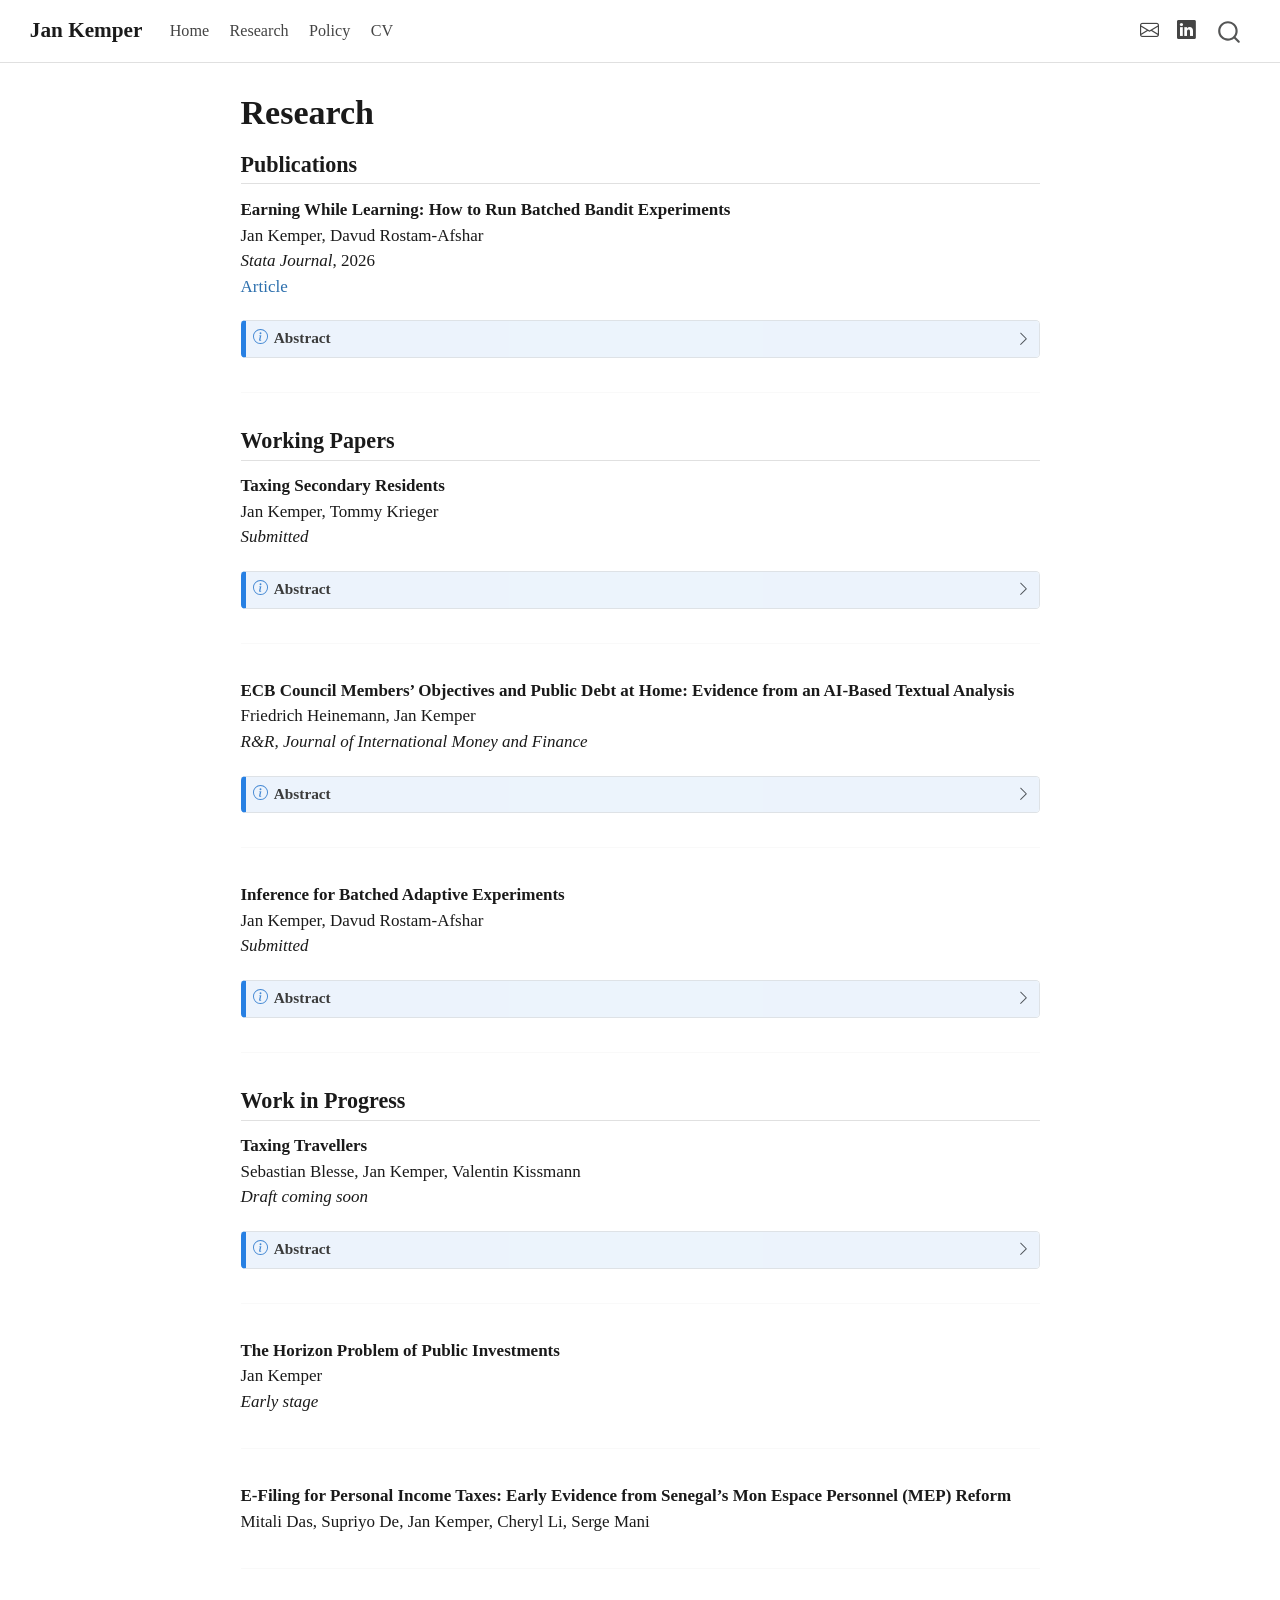
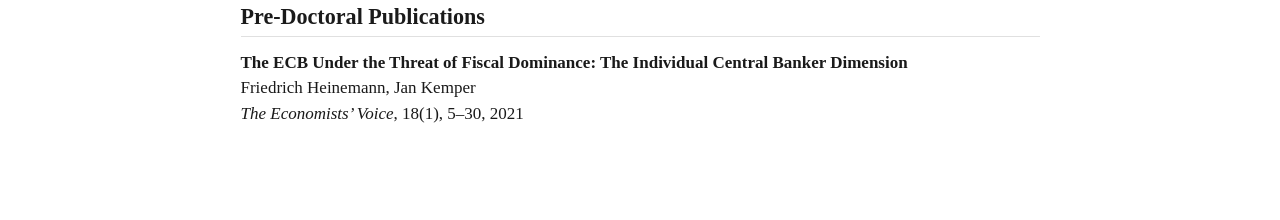
<file: docs/publications.html>
<!DOCTYPE html>
<html xmlns="http://www.w3.org/1999/xhtml" lang="en" xml:lang="en"><head>

<meta charset="utf-8">
<meta name="generator" content="quarto-1.10.18">

<meta name="viewport" content="width=device-width, initial-scale=1.0, user-scalable=yes">


<title>Research – Jan Kemper</title>
<style>
/* Default styles provided by pandoc.
** See https://pandoc.org/MANUAL.html#variables-for-html for config info.
*/
span.smallcaps{font-variant: small-caps;}
div.columns{display: flex; gap: 1.5em;}
div.column{flex: auto;}
@media screen {
div.columns{gap: min(4vw, 1.5em);}
div.column{overflow-x: auto;}
}
div.hanging-indent{margin-left: 1.5em; text-indent: -1.5em;}
ul.task-list{list-style: none;}
ul.task-list li input[type="checkbox"] {
  width: 0.8em;
  margin: 0 0.8em 0.2em -1em; /* quarto-specific, see https://github.com/quarto-dev/quarto-cli/issues/4556 */ 
  vertical-align: middle;
}
</style>


<script src="site_libs/quarto-nav/quarto-nav.js"></script>
<script src="site_libs/quarto-nav/headroom.min.js"></script>
<script src="site_libs/clipboard/clipboard.min.js"></script>
<script src="site_libs/quarto-search/autocomplete.umd.js"></script>
<script src="site_libs/quarto-search/fuse.min.js"></script>
<script src="site_libs/quarto-search/quarto-search.js"></script>
<meta name="quarto:offset" content="./">
<script src="site_libs/quarto-html/quarto.js" type="module"></script>
<script src="site_libs/quarto-html/tabsets/tabsets.js" type="module"></script>
<script src="site_libs/quarto-html/popper.min.js"></script>
<script src="site_libs/quarto-html/tippy.umd.min.js"></script>
<script src="site_libs/quarto-html/anchor.min.js"></script>
<link href="site_libs/quarto-html/tippy.css" rel="stylesheet">
<link href="site_libs/quarto-html/quarto-syntax-highlighting-64a204ab8560d761af7679ceaba22944.css" rel="stylesheet" id="quarto-text-highlighting-styles">
<script src="site_libs/bootstrap/bootstrap.min.js"></script>
<link href="site_libs/bootstrap/bootstrap-icons.css" rel="stylesheet">
<link href="site_libs/bootstrap/bootstrap-172ba59bd5e0b52282274ba0c0cc16fc.min.css" rel="stylesheet" append-hash="true" id="quarto-bootstrap" data-mode="light">
<script id="quarto-search-options" type="application/json">{
  "location": "navbar",
  "copy-button": false,
  "collapse-after": 3,
  "panel-placement": "end",
  "type": "overlay",
  "limit": 50,
  "keyboard-shortcut": [
    "f",
    "/",
    "s"
  ],
  "show-item-context": false,
  "language": {
    "search-no-results-text": "No results",
    "search-matching-documents-text": "matching documents",
    "search-copy-link-title": "Copy link to search",
    "search-hide-matches-text": "Hide additional matches",
    "search-more-match-text": "more match in this document",
    "search-more-matches-text": "more matches in this document",
    "search-clear-button-title": "Clear",
    "search-text-placeholder": "",
    "search-detached-cancel-button-title": "Cancel",
    "search-submit-button-title": "Submit",
    "search-label": "Search"
  }
}</script>


<link rel="stylesheet" href="styles.css">
</head>

<body class="nav-fixed fullcontent quarto-light">

<div id="quarto-search-results"></div>
  <header id="quarto-header" class="headroom fixed-top">
    <nav class="navbar navbar-expand-lg " data-bs-theme="dark">
      <div class="navbar-container container-fluid">
      <div class="navbar-brand-container mx-auto">
    <a class="navbar-brand" href="./index.html">
    <span class="navbar-title">Jan Kemper</span>
    </a>
  </div>
            <div id="quarto-search" class="" title="Search"></div>
          <button class="navbar-toggler" type="button" data-bs-toggle="collapse" data-bs-target="#navbarCollapse" aria-controls="navbarCollapse" role="menu" aria-expanded="false" aria-label="Toggle navigation" onclick="if (window.quartoToggleHeadroom) { window.quartoToggleHeadroom(); }">
  <span class="navbar-toggler-icon"></span>
</button>
          <div class="collapse navbar-collapse" id="navbarCollapse">
            <ul class="navbar-nav navbar-nav-scroll me-auto">
  <li class="nav-item">
    <a class="nav-link" href="./index.html"> 
<span class="menu-text">Home</span></a>
  </li>  
  <li class="nav-item">
    <a class="nav-link active" href="./publications.html" aria-current="page"> 
<span class="menu-text">Research</span></a>
  </li>  
  <li class="nav-item">
    <a class="nav-link" href="./policy.html"> 
<span class="menu-text">Policy</span></a>
  </li>  
  <li class="nav-item">
    <a class="nav-link" href="./cv.html"> 
<span class="menu-text">CV</span></a>
  </li>  
</ul>
            <ul class="navbar-nav navbar-nav-scroll ms-auto">
  <li class="nav-item compact">
    <a class="nav-link" href="mailto:jkemper@uni-mannheim.de"> <i class="bi bi-envelope" role="img" aria-label="Email">
</i> 
<span class="menu-text"></span></a>
  </li>  
  <li class="nav-item compact">
    <a class="nav-link" href="https://www.linkedin.com/in/jan-kemper-0b89362aa"> <i class="bi bi-linkedin" role="img" aria-label="LinkedIn">
</i> 
<span class="menu-text"></span></a>
  </li>  
</ul>
          </div> <!-- /navcollapse -->
            <div class="quarto-navbar-tools">
</div>
      </div> <!-- /container-fluid -->
    </nav>
</header>
<!-- content -->
<div id="quarto-content" class="quarto-container page-columns page-rows-contents page-layout-article page-navbar">
<!-- sidebar -->
<!-- margin-sidebar -->
    
<!-- main -->
<main class="content" id="quarto-document-content">

<header id="title-block-header" class="quarto-title-block default">
<div class="quarto-title">
<h1 class="title">Research</h1>
</div>



<div class="quarto-title-meta">

    
  
    
  </div>
  


</header>


<section id="publications" class="level2">
<h2 class="anchored" data-anchor-id="publications">Publications</h2>
<p><strong>Earning While Learning: How to Run Batched Bandit Experiments</strong><br>
Jan Kemper, Davud Rostam-Afshar<br>
<em>Stata Journal</em>, 2026<br>
<a href="https://journals.sagepub.com/doi/10.1177/1536867X261477558">Article</a></p>
<div class="callout callout-style-default callout-note callout-titled">
<div class="callout-header d-flex align-content-center collapsed" data-bs-toggle="collapse" data-bs-target=".callout-1-contents" aria-controls="callout-1" aria-expanded="false" aria-label="Toggle callout">
<div class="callout-icon-container">
<i class="callout-icon"></i>
</div>
<div class="callout-title-container flex-fill">
<span class="screen-reader-only">Note</span>Abstract
</div>
<div class="callout-btn-toggle d-inline-block border-0 py-1 ps-1 pe-0 float-end"><i class="callout-toggle"></i></div>
</div>
<div id="callout-1" class="callout-1-contents callout-collapse collapse">
<div class="callout-body-container callout-body">
<p>Researchers collect data in most experiments not all at once but sequentially over a period of time. This allows to observe outcomes early and adapt the treatment assignment to reduce the costs of inferior treatments. This article discusses multi-armed-bandit-type adaptive experimental designs and algorithms for balancing exploration of treatment effects and exploitation of better treatments. By design, bandits break usual asymptotics and make inference difficult. We show how a batched bandit design allows for valid confidence intervals and compare coverage of the Batched Bandit estimator in Monte Carlo simulations. We introduce <code>bbandits</code> in Stata, a tool for easily running Monte Carlo simulations to assist the design and implementation of experiments before data are collected, interactively running own bandit experiments, and analysing adaptively collected data. <code>bbandits</code> implements three popular treatment assignment algorithms: ε-first, ε-greedy, and Thompson sampling. The <code>bbandits</code> command facilitates estimation, inference, and visualization.</p>
</div>
</div>
</div>
<hr>
</section>
<section id="working-papers" class="level2">
<h2 class="anchored" data-anchor-id="working-papers">Working Papers</h2>
<p><strong>Taxing Secondary Residents</strong><br>
Jan Kemper, Tommy Krieger<br>
<em>Submitted</em></p>
<div class="callout callout-style-default callout-note callout-titled">
<div class="callout-header d-flex align-content-center collapsed" data-bs-toggle="collapse" data-bs-target=".callout-2-contents" aria-controls="callout-2" aria-expanded="false" aria-label="Toggle callout">
<div class="callout-icon-container">
<i class="callout-icon"></i>
</div>
<div class="callout-title-container flex-fill">
<span class="screen-reader-only">Note</span>Abstract
</div>
<div class="callout-btn-toggle d-inline-block border-0 py-1 ps-1 pe-0 float-end"><i class="callout-toggle"></i></div>
</div>
<div id="callout-2" class="callout-2-contents callout-collapse collapse">
<div class="callout-body-container callout-body">
<p>Using municipal data from Germany, we examine how people adjust their residential situation due to a second home tax and how these adjustments affect the municipal budget and housing market. Results from difference-in-differences analyses suggest that such a tax largely decreases the number of secondary residents. We also find that many people turn a secondary into a primary residence to avoid the tax. A consequence of this reaction is that most municipalities generate low direct revenues. However, there are notable indirect effects because formula-based intergovernmental transfers increase. Touristic municipalities also have higher income tax revenues. Real estate prices and rents remain unchanged.</p>
</div>
</div>
</div>
<hr>
<p><strong>ECB Council Members’ Objectives and Public Debt at Home: Evidence from an AI-Based Textual Analysis</strong><br>
Friedrich Heinemann, Jan Kemper<br>
<em>R&amp;R, Journal of International Money and Finance</em></p>
<div class="callout callout-style-default callout-note callout-titled">
<div class="callout-header d-flex align-content-center collapsed" data-bs-toggle="collapse" data-bs-target=".callout-3-contents" aria-controls="callout-3" aria-expanded="false" aria-label="Toggle callout">
<div class="callout-icon-container">
<i class="callout-icon"></i>
</div>
<div class="callout-title-container flex-fill">
<span class="screen-reader-only">Note</span>Abstract
</div>
<div class="callout-btn-toggle d-inline-block border-0 py-1 ps-1 pe-0 float-end"><i class="callout-toggle"></i></div>
</div>
<div id="callout-3" class="callout-3-contents callout-collapse collapse">
<div class="callout-body-container callout-body">
<p>By analyzing more than 4,600 speeches given between the establishment of the ECB and the summer of 2024, we examine the attention that ECB Governing Council members pay to different policy objectives. In addition to the primary objective of price stability, our analysis considers the following possible secondary objectives: financial stability, government bond market stability, public debt, climate protection, and distribution. On the methodological side, we take advantage of the recently improved access to large language models (LLM) and use GPT models to identify the coverage of these possible objectives and the associated support. We use two-way fixed effects regressions to search for a link between a country’s public debt level and the objective function of its representatives. The results suggest that objectives have become more diverse in recent years. The positioning of central bankers correlates with the debt-to-GDP ratio, where an increase in public debt is associated with increasingly dovish statements by national central bankers.</p>
</div>
</div>
</div>
<hr>
<p><strong>Inference for Batched Adaptive Experiments</strong><br>
Jan Kemper, Davud Rostam-Afshar<br>
<em>Submitted</em></p>
<div class="callout callout-style-default callout-note callout-titled">
<div class="callout-header d-flex align-content-center collapsed" data-bs-toggle="collapse" data-bs-target=".callout-4-contents" aria-controls="callout-4" aria-expanded="false" aria-label="Toggle callout">
<div class="callout-icon-container">
<i class="callout-icon"></i>
</div>
<div class="callout-title-container flex-fill">
<span class="screen-reader-only">Note</span>Abstract
</div>
<div class="callout-btn-toggle d-inline-block border-0 py-1 ps-1 pe-0 float-end"><i class="callout-toggle"></i></div>
</div>
<div id="callout-4" class="callout-4-contents callout-collapse collapse">
<div class="callout-body-container callout-body">
<p>This note suggests a BOLS (batched ordinary least squares) test statistic for inference of treatment effects in adaptive experiments. The statistic provides a precision-equalizing aggregation of per-period treatment-control differences under heteroskedasticity. The combined test statistic is a normalized average of per-period heteroskedastic z-statistics and can be used to construct asymptotically valid confidence intervals. We provide simulation results comparing rejection rates in the typical case with few treatment periods and few (or many) observations per batches.</p>
</div>
</div>
</div>
<hr>
</section>
<section id="work-in-progress" class="level2">
<h2 class="anchored" data-anchor-id="work-in-progress">Work in Progress</h2>
<p><strong>Taxing Travellers</strong><br>
Sebastian Blesse, Jan Kemper, Valentin Kissmann<br>
<em>Draft coming soon</em></p>
<div class="callout callout-style-default callout-note callout-titled">
<div class="callout-header d-flex align-content-center collapsed" data-bs-toggle="collapse" data-bs-target=".callout-5-contents" aria-controls="callout-5" aria-expanded="false" aria-label="Toggle callout">
<div class="callout-icon-container">
<i class="callout-icon"></i>
</div>
<div class="callout-title-container flex-fill">
<span class="screen-reader-only">Note</span>Abstract
</div>
<div class="callout-btn-toggle d-inline-block border-0 py-1 ps-1 pe-0 float-end"><i class="callout-toggle"></i></div>
</div>
<div id="callout-5" class="callout-5-contents callout-collapse collapse">
<div class="callout-body-container callout-body">
<p>Tourism is a key income source for cities while also exerting negative externalities on local economies. We estimate the causal effects of local tourism taxes on tourism demand and hotel prices using municipal-level data from Germany. Exploiting staggered tax adoptions across more than 700 municipalities between 2005 and 2023, we implement event-study designs based on monthly administrative data on overnight stays and accommodation supply. We complement this analysis with newly web-scraped hotel price data from Booking.com to study tax pass-through and analyze housing market implications of the tax. Tourism taxes reduce overnight stays by about 3.5 percent in the first year after adoption, which corresponds to a tax elasticity of −0.7. There are strong heterogeneities. In popular places (big cities, fiscally successful cities, touristic cities) the elasticities are negligible. Hotel prices increase by roughly 3.3 percent, implying a substantial average pass-through rate of 0.66 to consumers. Pass-through is complete in the high-price hotel segment but close to zero in the low-price segment. We do not find evidence for effects on housing markets.</p>
</div>
</div>
</div>
<hr>
<p><strong>The Horizon Problem of Public Investments</strong><br>
Jan Kemper<br>
<em>Early stage</em></p>
<hr>
<p><strong>E-Filing for Personal Income Taxes: Early Evidence from Senegal’s Mon Espace Personnel (MEP) Reform</strong><br>
Mitali Das, Supriyo De, Jan Kemper, Cheryl Li, Serge Mani</p>
<hr>
</section>
<section id="pre-doctoral-publications" class="level2">
<h2 class="anchored" data-anchor-id="pre-doctoral-publications">Pre-Doctoral Publications</h2>
<p><strong>The ECB Under the Threat of Fiscal Dominance: The Individual Central Banker Dimension</strong><br>
Friedrich Heinemann, Jan Kemper<br>
<em>The Economists’ Voice</em>, 18(1), 5–30, 2021</p>


</section>

</main> <!-- /main -->
<script id="quarto-html-after-body" type="application/javascript">
  window.document.addEventListener("DOMContentLoaded", function (event) {
    const icon = "";
    const anchorJS = new window.AnchorJS();
    anchorJS.options = {
      placement: 'right',
      icon: icon
    };
    anchorJS.add('.anchored');
    const isCodeAnnotation = (el) => {
      for (const clz of el.classList) {
        if (clz.startsWith('code-annotation-')) {                     
          return true;
        }
      }
      return false;
    }
    const onCopySuccess = function(e) {
      // button target
      const button = e.trigger;
      // don't keep focus
      button.blur();
      // flash "checked"
      button.classList.add('code-copy-button-checked');
      var currentTitle = button.getAttribute("title");
      button.setAttribute("title", "Copied!");
      let tooltip;
      if (window.bootstrap) {
        button.setAttribute("data-bs-toggle", "tooltip");
        button.setAttribute("data-bs-placement", "left");
        button.setAttribute("data-bs-title", "Copied!");
        tooltip = new bootstrap.Tooltip(button, 
          { trigger: "manual", 
            customClass: "code-copy-button-tooltip",
            offset: [0, -8]});
        tooltip.show();    
      }
      setTimeout(function() {
        if (tooltip) {
          tooltip.hide();
          button.removeAttribute("data-bs-title");
          button.removeAttribute("data-bs-toggle");
          button.removeAttribute("data-bs-placement");
        }
        button.setAttribute("title", currentTitle);
        button.classList.remove('code-copy-button-checked');
      }, 1000);
      // clear code selection
      e.clearSelection();
    }
    const getTextToCopy = function(trigger) {
      const outerScaffold = trigger.parentElement.cloneNode(true);
      const codeEl = outerScaffold.querySelector('code');
      for (const childEl of codeEl.children) {
        if (isCodeAnnotation(childEl)) {
          childEl.remove();
        }
      }
      return codeEl.innerText;
    }
    const clipboard = new window.ClipboardJS('.code-copy-button:not([data-in-quarto-modal])', {
      text: getTextToCopy
    });
    clipboard.on('success', onCopySuccess);
    if (window.document.getElementById('quarto-embedded-source-code-modal')) {
      const clipboardModal = new window.ClipboardJS('.code-copy-button[data-in-quarto-modal]', {
        text: getTextToCopy,
        container: window.document.getElementById('quarto-embedded-source-code-modal')
      });
      clipboardModal.on('success', onCopySuccess);
    }
      var localhostRegex = new RegExp(/^(?:http|https):\/\/localhost\:?[0-9]*\//);
      var mailtoRegex = new RegExp(/^mailto:/);
        var filterRegex = new RegExp("https:\/\/kemper-jan\.github\.io");
      var isInternal = (href) => {
          return filterRegex.test(href) || localhostRegex.test(href) || mailtoRegex.test(href);
      }
      // Inspect non-navigation links and adorn them if external
     var links = window.document.querySelectorAll('a[href]:not(.nav-link):not(.navbar-brand):not(.toc-action):not(.sidebar-link):not(.sidebar-item-toggle):not(.pagination-link):not(.no-external):not([aria-hidden]):not(.dropdown-item):not(.quarto-navigation-tool):not(.about-link)');
      for (var i=0; i<links.length; i++) {
        const link = links[i];
        if (!isInternal(link.href)) {
          // undo the damage that might have been done by quarto-nav.js in the case of
          // links that we want to consider external
          if (link.dataset.originalHref !== undefined) {
            link.href = link.dataset.originalHref;
          }
            // target, if specified
            link.setAttribute("target", "_blank");
            if (link.getAttribute("rel") === null) {
              link.setAttribute("rel", "noopener");
            }
        }
      }
    function tippyHover(el, contentFn, onTriggerFn, onUntriggerFn) {
      const config = {
        allowHTML: true,
        maxWidth: 500,
        delay: 100,
        arrow: false,
        appendTo: function(el) {
            return el.parentElement;
        },
        interactive: true,
        interactiveBorder: 10,
        theme: 'quarto',
        placement: 'bottom-start',
      };
      if (contentFn) {
        config.content = contentFn;
      }
      if (onTriggerFn) {
        config.onTrigger = onTriggerFn;
      }
      if (onUntriggerFn) {
        config.onUntrigger = onUntriggerFn;
      }
      window.tippy(el, config); 
    }
    const noterefs = window.document.querySelectorAll('a[role="doc-noteref"]');
    for (var i=0; i<noterefs.length; i++) {
      const ref = noterefs[i];
      tippyHover(ref, function() {
        // use id or data attribute instead here
        let href = ref.getAttribute('data-footnote-href') || ref.getAttribute('href');
        try { href = new URL(href).hash; } catch {}
        const id = href.replace(/^#\/?/, "");
        const note = window.document.getElementById(id);
        if (note) {
          return note.innerHTML;
        } else {
          return "";
        }
      });
    }
    const xrefs = window.document.querySelectorAll('a.quarto-xref');
    const processXRef = (id, note) => {
      // Strip column container classes
      const stripColumnClz = (el) => {
        el.classList.remove("page-full", "page-columns");
        if (el.children) {
          for (const child of el.children) {
            stripColumnClz(child);
          }
        }
      }
      stripColumnClz(note)
      if (id === null || id.startsWith('sec-')) {
        // Special case sections, only their first couple elements
        const container = document.createElement("div");
        if (note.children && note.children.length > 2) {
          container.appendChild(note.children[0].cloneNode(true));
          for (let i = 1; i < note.children.length; i++) {
            const child = note.children[i];
            if (child.tagName === "P" && child.innerText === "") {
              continue;
            } else {
              container.appendChild(child.cloneNode(true));
              break;
            }
          }
          if (window.Quarto?.typesetMath) {
            window.Quarto.typesetMath(container);
          }
          return container.innerHTML
        } else {
          if (window.Quarto?.typesetMath) {
            window.Quarto.typesetMath(note);
          }
          return note.innerHTML;
        }
      } else {
        // Remove any anchor links if they are present
        const anchorLink = note.querySelector('a.anchorjs-link');
        if (anchorLink) {
          anchorLink.remove();
        }
        if (window.Quarto?.typesetMath) {
          window.Quarto.typesetMath(note);
        }
        if (note.classList.contains("callout")) {
          return note.outerHTML;
        } else {
          return note.innerHTML;
        }
      }
    }
    for (var i=0; i<xrefs.length; i++) {
      const xref = xrefs[i];
      tippyHover(xref, undefined, function(instance) {
        instance.disable();
        let url = xref.getAttribute('href');
        let hash = undefined; 
        if (url.startsWith('#')) {
          hash = url;
        } else {
          try { hash = new URL(url).hash; } catch {}
        }
        if (hash) {
          const id = hash.replace(/^#\/?/, "");
          const note = window.document.getElementById(id);
          if (note !== null) {
            try {
              const html = processXRef(id, note.cloneNode(true));
              instance.setContent(html);
            } finally {
              instance.enable();
              instance.show();
            }
          } else {
            // See if we can fetch this
            fetch(url.split('#')[0])
            .then(res => res.text())
            .then(html => {
              const parser = new DOMParser();
              const htmlDoc = parser.parseFromString(html, "text/html");
              const note = htmlDoc.getElementById(id);
              if (note !== null) {
                const html = processXRef(id, note);
                instance.setContent(html);
              } 
            }).finally(() => {
              instance.enable();
              instance.show();
            });
          }
        } else {
          // See if we can fetch a full url (with no hash to target)
          // This is a special case and we should probably do some content thinning / targeting
          fetch(url)
          .then(res => res.text())
          .then(html => {
            const parser = new DOMParser();
            const htmlDoc = parser.parseFromString(html, "text/html");
            const note = htmlDoc.querySelector('main.content');
            if (note !== null) {
              // This should only happen for chapter cross references
              // (since there is no id in the URL)
              // remove the first header
              if (note.children.length > 0 && note.children[0].tagName === "HEADER") {
                note.children[0].remove();
              }
              const html = processXRef(null, note);
              instance.setContent(html);
            } 
          }).finally(() => {
            instance.enable();
            instance.show();
          });
        }
      }, function(instance) {
      });
    }
        let selectedAnnoteEl;
        const selectorForAnnotation = ( cell, annotation) => {
          let cellAttr = 'data-code-cell="' + cell + '"';
          let lineAttr = 'data-code-annotation="' +  annotation + '"';
          const selector = 'span[' + cellAttr + '][' + lineAttr + ']';
          return selector;
        }
        const selectCodeLines = (annoteEl) => {
          const doc = window.document;
          const targetCell = annoteEl.getAttribute("data-target-cell");
          const targetAnnotation = annoteEl.getAttribute("data-target-annotation");
          const annoteSpan = window.document.querySelector(selectorForAnnotation(targetCell, targetAnnotation));
          const lines = annoteSpan.getAttribute("data-code-lines").split(",");
          const lineIds = lines.map((line) => {
            return targetCell + "-" + line;
          })
          let top = null;
          let height = null;
          let parent = null;
          if (lineIds.length > 0) {
              //compute the position of the single el (top and bottom and make a div)
              const el = window.document.getElementById(lineIds[0]);
              top = el.offsetTop;
              height = el.offsetHeight;
              parent = el.parentElement.parentElement;
            if (lineIds.length > 1) {
              const lastEl = window.document.getElementById(lineIds[lineIds.length - 1]);
              const bottom = lastEl.offsetTop + lastEl.offsetHeight;
              height = bottom - top;
            }
            if (top !== null && height !== null && parent !== null) {
              // cook up a div (if necessary) and position it 
              let div = window.document.getElementById("code-annotation-line-highlight");
              if (div === null) {
                div = window.document.createElement("div");
                div.setAttribute("id", "code-annotation-line-highlight");
                div.style.position = 'absolute';
                parent.appendChild(div);
              }
              div.style.top = top - 2 + "px";
              div.style.height = height + 4 + "px";
              div.style.left = 0;
              let gutterDiv = window.document.getElementById("code-annotation-line-highlight-gutter");
              if (gutterDiv === null) {
                gutterDiv = window.document.createElement("div");
                gutterDiv.setAttribute("id", "code-annotation-line-highlight-gutter");
                gutterDiv.style.position = 'absolute';
                const codeCell = window.document.getElementById(targetCell);
                const gutter = codeCell.querySelector('.code-annotation-gutter');
                gutter.appendChild(gutterDiv);
              }
              gutterDiv.style.top = top - 2 + "px";
              gutterDiv.style.height = height + 4 + "px";
            }
            selectedAnnoteEl = annoteEl;
          }
        };
        const unselectCodeLines = () => {
          const elementsIds = ["code-annotation-line-highlight", "code-annotation-line-highlight-gutter"];
          elementsIds.forEach((elId) => {
            const div = window.document.getElementById(elId);
            if (div) {
              div.remove();
            }
          });
          selectedAnnoteEl = undefined;
        };
          // Handle positioning of the toggle
      window.addEventListener(
        "resize",
        throttle(() => {
          elRect = undefined;
          if (selectedAnnoteEl) {
            selectCodeLines(selectedAnnoteEl);
          }
        }, 10)
      );
      function throttle(fn, ms) {
      let throttle = false;
      let timer;
        return (...args) => {
          if(!throttle) { // first call gets through
              fn.apply(this, args);
              throttle = true;
          } else { // all the others get throttled
              if(timer) clearTimeout(timer); // cancel #2
              timer = setTimeout(() => {
                fn.apply(this, args);
                timer = throttle = false;
              }, ms);
          }
        };
      }
        // Attach click handler to the DT
        const annoteDls = window.document.querySelectorAll('dt[data-target-cell]');
        for (const annoteDlNode of annoteDls) {
          annoteDlNode.addEventListener('click', (event) => {
            const clickedEl = event.target;
            if (clickedEl !== selectedAnnoteEl) {
              unselectCodeLines();
              const activeEl = window.document.querySelector('dt[data-target-cell].code-annotation-active');
              if (activeEl) {
                activeEl.classList.remove('code-annotation-active');
              }
              selectCodeLines(clickedEl);
              clickedEl.classList.add('code-annotation-active');
            } else {
              // Unselect the line
              unselectCodeLines();
              clickedEl.classList.remove('code-annotation-active');
            }
          });
        }
    const findCites = (el) => {
      const parentEl = el.parentElement;
      if (parentEl) {
        const cites = parentEl.dataset.cites;
        if (cites) {
          return {
            el,
            cites: cites.split(' ')
          };
        } else {
          return findCites(el.parentElement)
        }
      } else {
        return undefined;
      }
    };
    var bibliorefs = window.document.querySelectorAll('a[role="doc-biblioref"]');
    for (var i=0; i<bibliorefs.length; i++) {
      const ref = bibliorefs[i];
      const citeInfo = findCites(ref);
      if (citeInfo) {
        tippyHover(citeInfo.el, function() {
          var popup = window.document.createElement('div');
          citeInfo.cites.forEach(function(cite) {
            var citeDiv = window.document.createElement('div');
            citeDiv.classList.add('hanging-indent');
            citeDiv.classList.add('csl-entry');
            var biblioDiv = window.document.getElementById('ref-' + cite);
            if (biblioDiv) {
              citeDiv.innerHTML = biblioDiv.innerHTML;
            }
            popup.appendChild(citeDiv);
          });
          return popup.innerHTML;
        });
      }
    }
  });
  </script>
</div> <!-- /content -->




</body></html>
</file>
<file: docs/site_libs/quarto-html/tippy.css>
.tippy-box[data-animation=fade][data-state=hidden]{opacity:0}[data-tippy-root]{max-width:calc(100vw - 10px)}.tippy-box{position:relative;background-color:#333;color:#fff;border-radius:4px;font-size:14px;line-height:1.4;white-space:normal;outline:0;transition-property:transform,visibility,opacity}.tippy-box[data-placement^=top]>.tippy-arrow{bottom:0}.tippy-box[data-placement^=top]>.tippy-arrow:before{bottom:-7px;left:0;border-width:8px 8px 0;border-top-color:initial;transform-origin:center top}.tippy-box[data-placement^=bottom]>.tippy-arrow{top:0}.tippy-box[data-placement^=bottom]>.tippy-arrow:before{top:-7px;left:0;border-width:0 8px 8px;border-bottom-color:initial;transform-origin:center bottom}.tippy-box[data-placement^=left]>.tippy-arrow{right:0}.tippy-box[data-placement^=left]>.tippy-arrow:before{border-width:8px 0 8px 8px;border-left-color:initial;right:-7px;transform-origin:center left}.tippy-box[data-placement^=right]>.tippy-arrow{left:0}.tippy-box[data-placement^=right]>.tippy-arrow:before{left:-7px;border-width:8px 8px 8px 0;border-right-color:initial;transform-origin:center right}.tippy-box[data-inertia][data-state=visible]{transition-timing-function:cubic-bezier(.54,1.5,.38,1.11)}.tippy-arrow{width:16px;height:16px;color:#333}.tippy-arrow:before{content:"";position:absolute;border-color:transparent;border-style:solid}.tippy-content{position:relative;padding:5px 9px;z-index:1}
</file>
<file: docs/site_libs/quarto-html/quarto-syntax-highlighting-64a204ab8560d761af7679ceaba22944.css>
/* quarto syntax highlight colors */
:root {
  --quarto-hl-ot-color: #003B4F;
  --quarto-hl-at-color: #657422;
  --quarto-hl-ss-color: #20794D;
  --quarto-hl-an-color: #5E5E5E;
  --quarto-hl-fu-color: #4758AB;
  --quarto-hl-st-color: #20794D;
  --quarto-hl-cf-color: #003B4F;
  --quarto-hl-op-color: #5E5E5E;
  --quarto-hl-er-color: #AD0000;
  --quarto-hl-bn-color: #AD0000;
  --quarto-hl-al-color: #AD0000;
  --quarto-hl-va-color: #111111;
  --quarto-hl-bu-color: inherit;
  --quarto-hl-ex-color: inherit;
  --quarto-hl-pp-color: #AD0000;
  --quarto-hl-in-color: #5E5E5E;
  --quarto-hl-vs-color: #20794D;
  --quarto-hl-wa-color: #5E5E5E;
  --quarto-hl-do-color: #5E5E5E;
  --quarto-hl-im-color: #00769E;
  --quarto-hl-ch-color: #20794D;
  --quarto-hl-dt-color: #AD0000;
  --quarto-hl-fl-color: #AD0000;
  --quarto-hl-co-color: #5E5E5E;
  --quarto-hl-cv-color: #5E5E5E;
  --quarto-hl-cn-color: #8f5902;
  --quarto-hl-sc-color: #5E5E5E;
  --quarto-hl-dv-color: #AD0000;
  --quarto-hl-kw-color: #003B4F;
}

/* other quarto variables */
:root {
  --quarto-font-monospace: SFMono-Regular, Menlo, Monaco, Consolas, "Liberation Mono", "Courier New", monospace;
}

/* syntax highlight based on Pandoc's rules */
pre > code.sourceCode > span {
  color: #003B4F;
}

code.sourceCode > span {
  color: #003B4F;
}

div.sourceCode,
div.sourceCode pre.sourceCode {
  color: #003B4F;
}

/* Normal */
code span {
  color: #003B4F;
}

/* Alert */
code span.al {
  color: #AD0000;
  font-style: inherit;
}

/* Annotation */
code span.an {
  color: #5E5E5E;
  font-style: inherit;
}

/* Attribute */
code span.at {
  color: #657422;
  font-style: inherit;
}

/* BaseN */
code span.bn {
  color: #AD0000;
  font-style: inherit;
}

/* BuiltIn */
code span.bu {
  font-style: inherit;
}

/* ControlFlow */
code span.cf {
  color: #003B4F;
  font-weight: bold;
  font-style: inherit;
}

/* Char */
code span.ch {
  color: #20794D;
  font-style: inherit;
}

/* Constant */
code span.cn {
  color: #8f5902;
  font-style: inherit;
}

/* Comment */
code span.co {
  color: #5E5E5E;
  font-style: inherit;
}

/* CommentVar */
code span.cv {
  color: #5E5E5E;
  font-style: italic;
}

/* Documentation */
code span.do {
  color: #5E5E5E;
  font-style: italic;
}

/* DataType */
code span.dt {
  color: #AD0000;
  font-style: inherit;
}

/* DecVal */
code span.dv {
  color: #AD0000;
  font-style: inherit;
}

/* Error */
code span.er {
  color: #AD0000;
  font-style: inherit;
}

/* Extension */
code span.ex {
  font-style: inherit;
}

/* Float */
code span.fl {
  color: #AD0000;
  font-style: inherit;
}

/* Function */
code span.fu {
  color: #4758AB;
  font-style: inherit;
}

/* Import */
code span.im {
  color: #00769E;
  font-style: inherit;
}

/* Information */
code span.in {
  color: #5E5E5E;
  font-style: inherit;
}

/* Keyword */
code span.kw {
  color: #003B4F;
  font-weight: bold;
  font-style: inherit;
}

/* Operator */
code span.op {
  color: #5E5E5E;
  font-style: inherit;
}

/* Other */
code span.ot {
  color: #003B4F;
  font-style: inherit;
}

/* Preprocessor */
code span.pp {
  color: #AD0000;
  font-style: inherit;
}

/* SpecialChar */
code span.sc {
  color: #5E5E5E;
  font-style: inherit;
}

/* SpecialString */
code span.ss {
  color: #20794D;
  font-style: inherit;
}

/* String */
code span.st {
  color: #20794D;
  font-style: inherit;
}

/* Variable */
code span.va {
  color: #111111;
  font-style: inherit;
}

/* VerbatimString */
code span.vs {
  color: #20794D;
  font-style: inherit;
}

/* Warning */
code span.wa {
  color: #5E5E5E;
  font-style: italic;
}

.prevent-inlining {
  content: "</";
}

/*# sourceMappingURL=9d8d5bb603a83b8298b89080a598c93b.css.map */
</file>
<file: docs/styles.css>
/* ── Typography ── */
body {
  font-family: Georgia, "Times New Roman", serif;
  font-size: 1rem;
  color: #1a1a1a;
}

/* ── Narrow centered layout ── */
.page-columns .column-body,
.quarto-about-trestles .about-contents {
  max-width: 860px;
}

/* ── Navbar ── */
.navbar {
  border-bottom: 1px solid #e0e0e0;
  background-color: #fff !important;
}

.navbar-brand {
  font-weight: 600;
  font-family: Georgia, serif;
  color: #1a1a1a !important;
}

.navbar .nav-link {
  color: #444 !important;
  font-size: 0.95rem;
}

.navbar .nav-link:hover {
  color: #000 !important;
}

/* ── Links ── */
a {
  color: #2c6fad;
  text-decoration: none;
}

a:hover {
  text-decoration: underline;
}

/* ── About page (trestles template) ── */
.quarto-about-trestles .about-entity {
  border-right: 1px solid #e0e0e0;
  padding-right: 2rem;
}

.about-link {
  font-size: 0.9rem;
  color: #444 !important;
}

/* ── Headings ── */
h2 {
  font-size: 1.3rem;
  font-weight: 600;
  margin-top: 2rem;
  margin-bottom: 0.75rem;
  padding-bottom: 0.3rem;
  border-bottom: 1px solid #e0e0e0;
}

/* ── Footer ── */
.nav-footer {
  border-top: 1px solid #e0e0e0;
  font-size: 0.85rem;
  color: #888;
}

/* ── Callout (abstract toggle) ── */
.callout {
  border-left-color: #2c6fad;
  font-size: 0.9rem;
}

/* ── Horizontal rule ── */
hr {
  border-top: 1px solid #e8e8e8;
  margin: 2rem 0;
}

/* ── Policy page figures ── */
.policy-figure img,
img.policy-figure {
  max-width: 100%;
  border: 1px solid #e8e8e8;
  border-radius: 4px;
  padding: 0.5rem;
  background: #fff;
}
</file>
